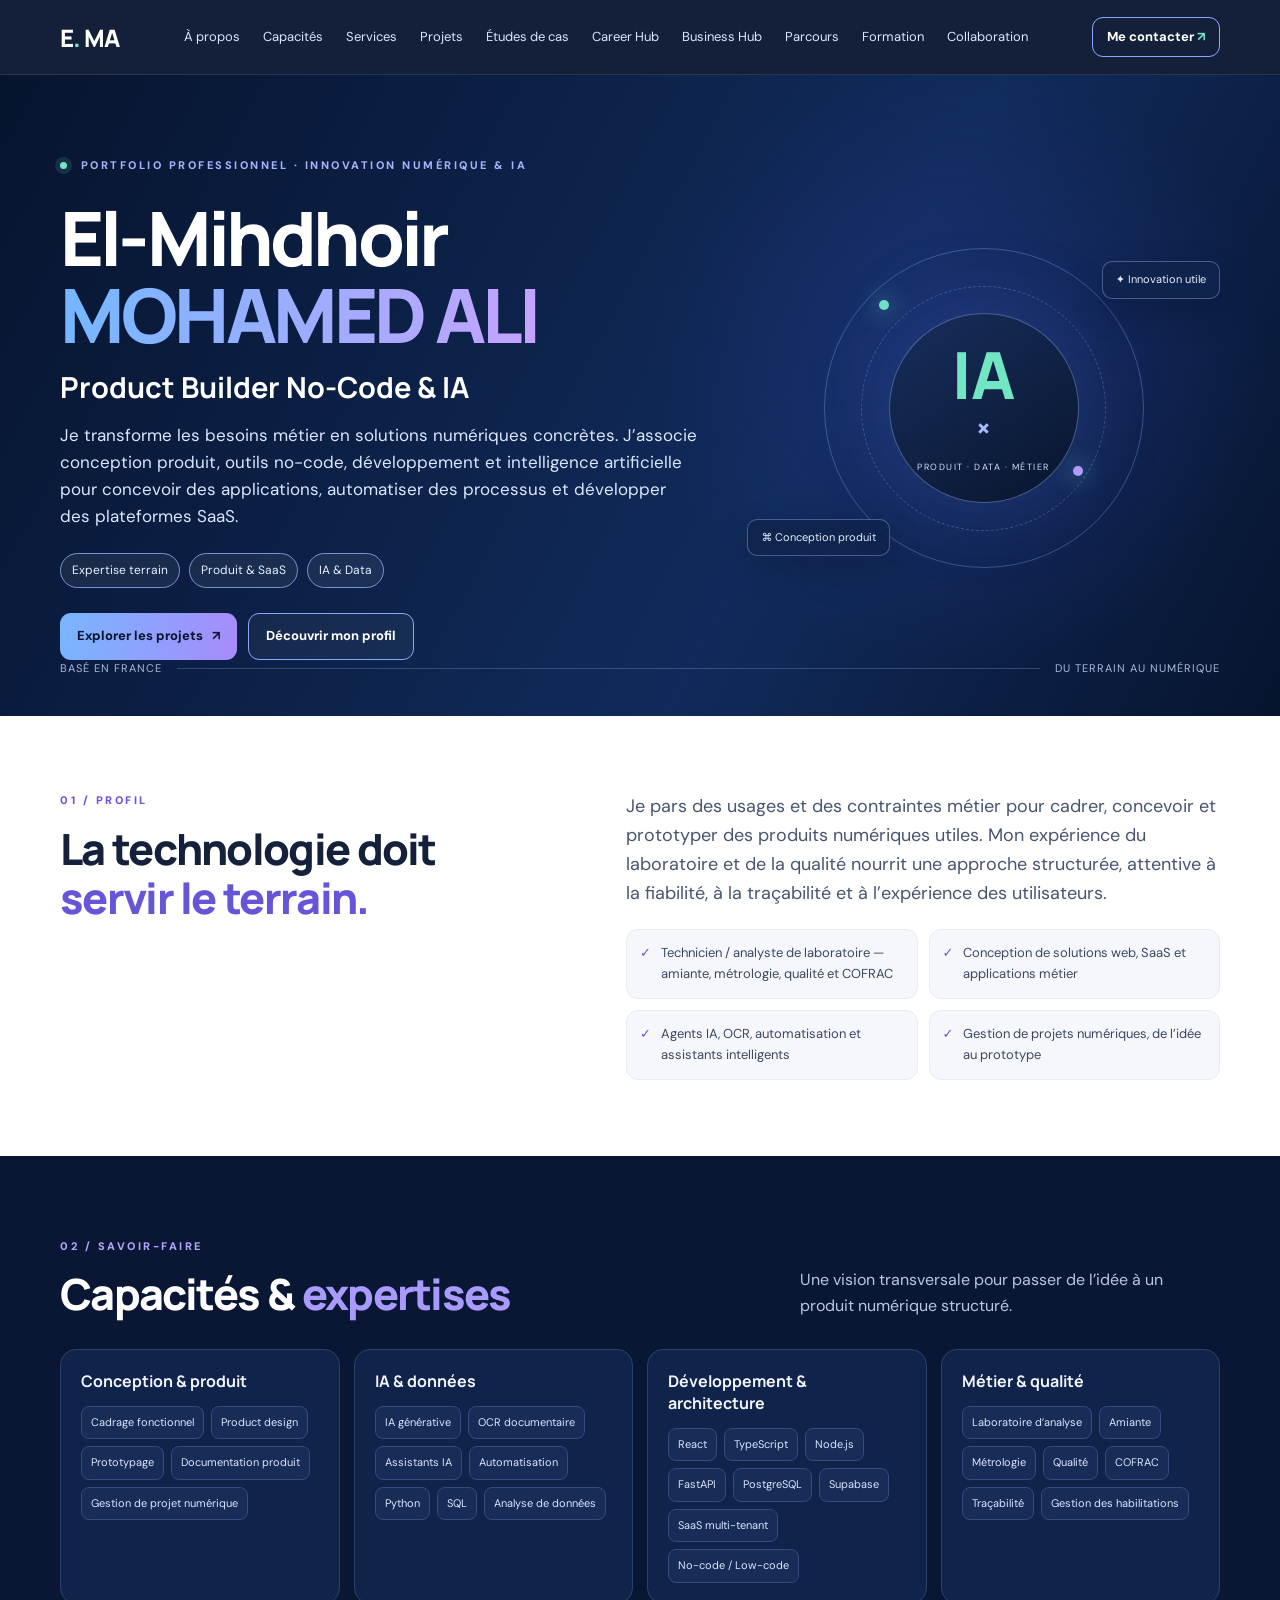
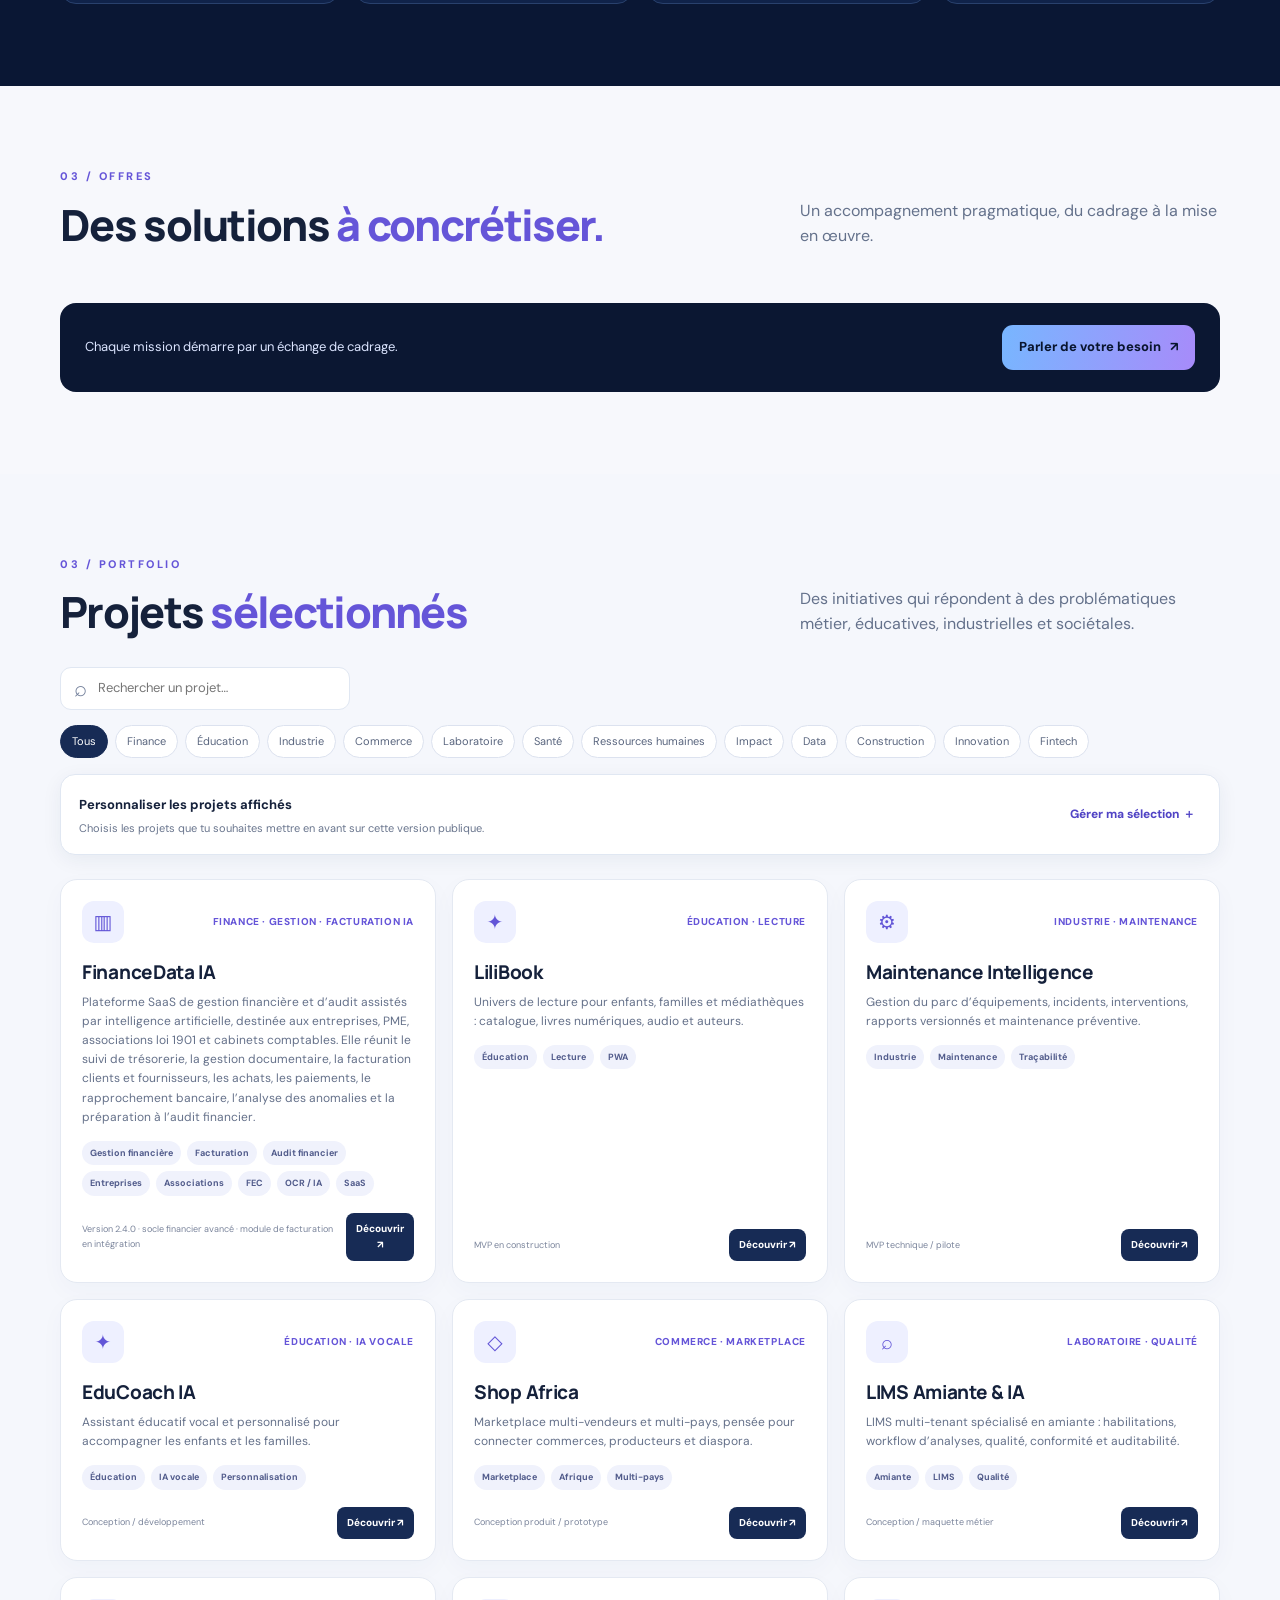
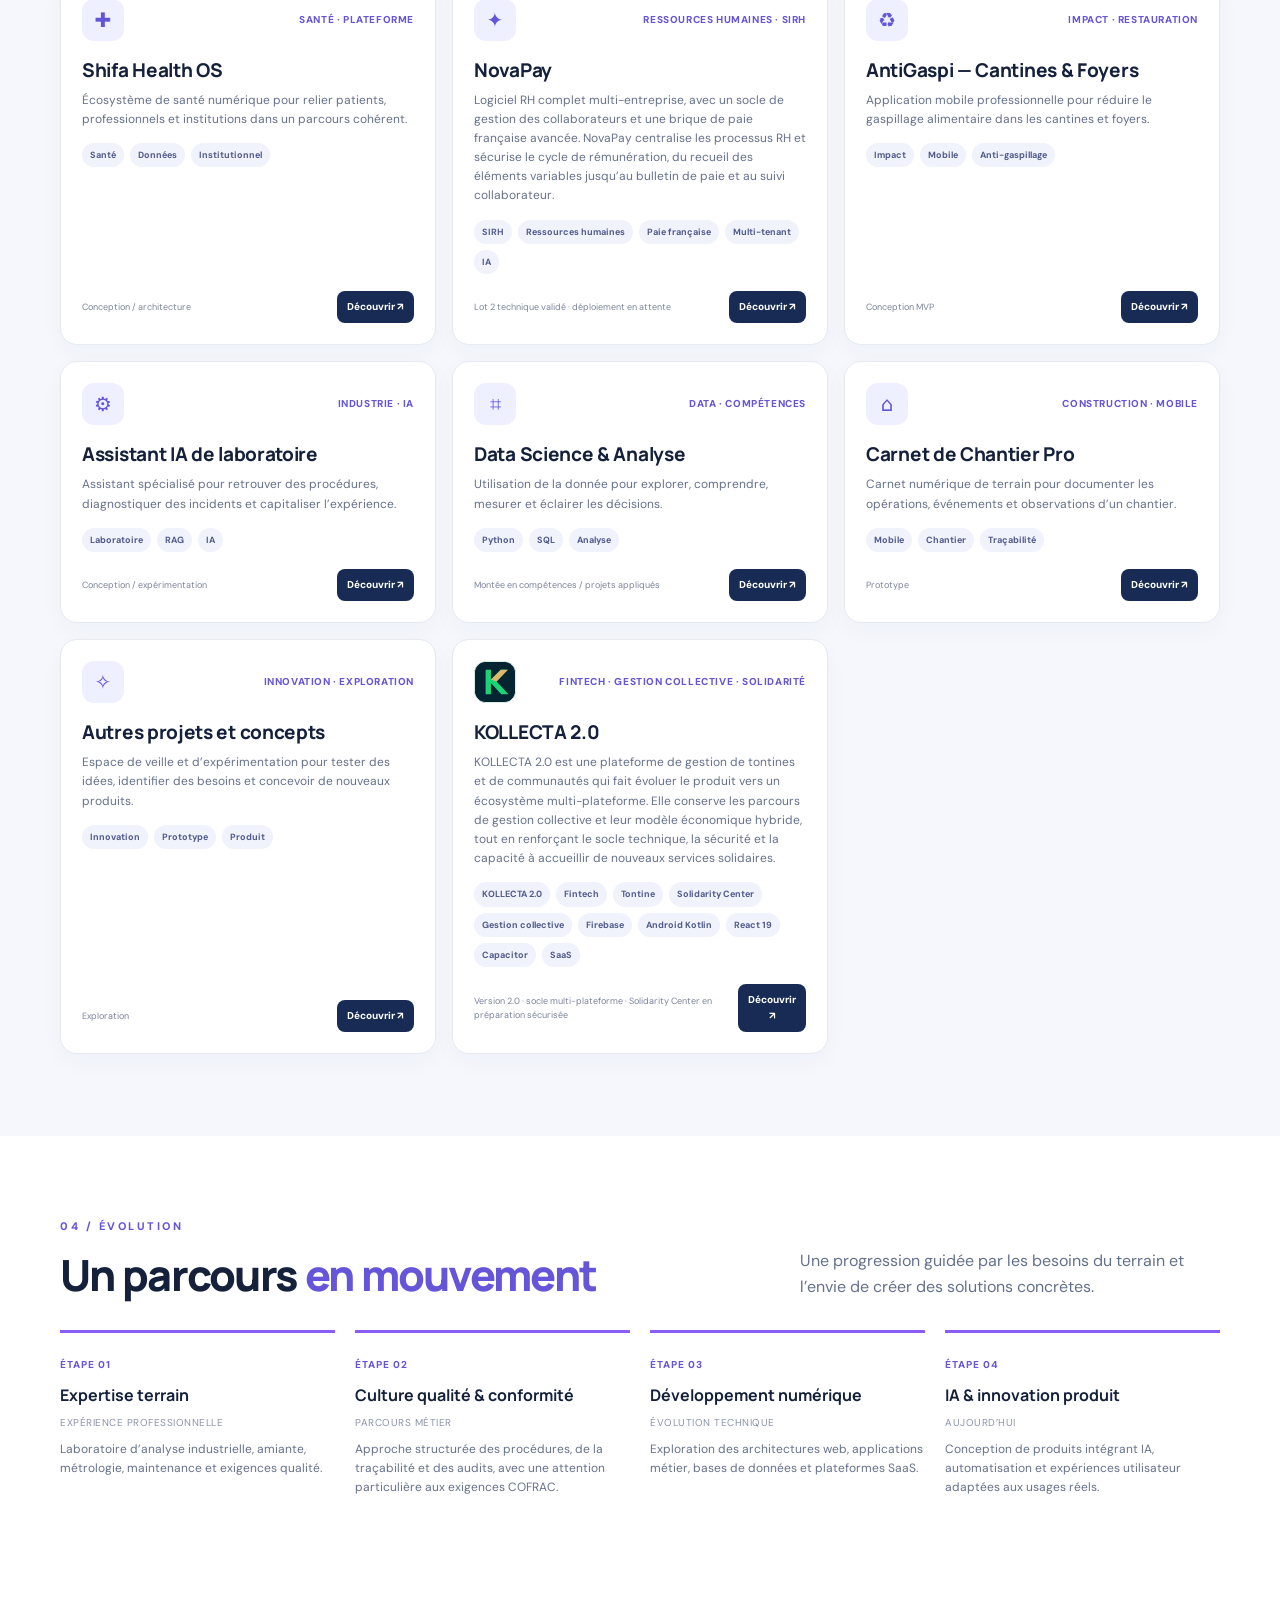
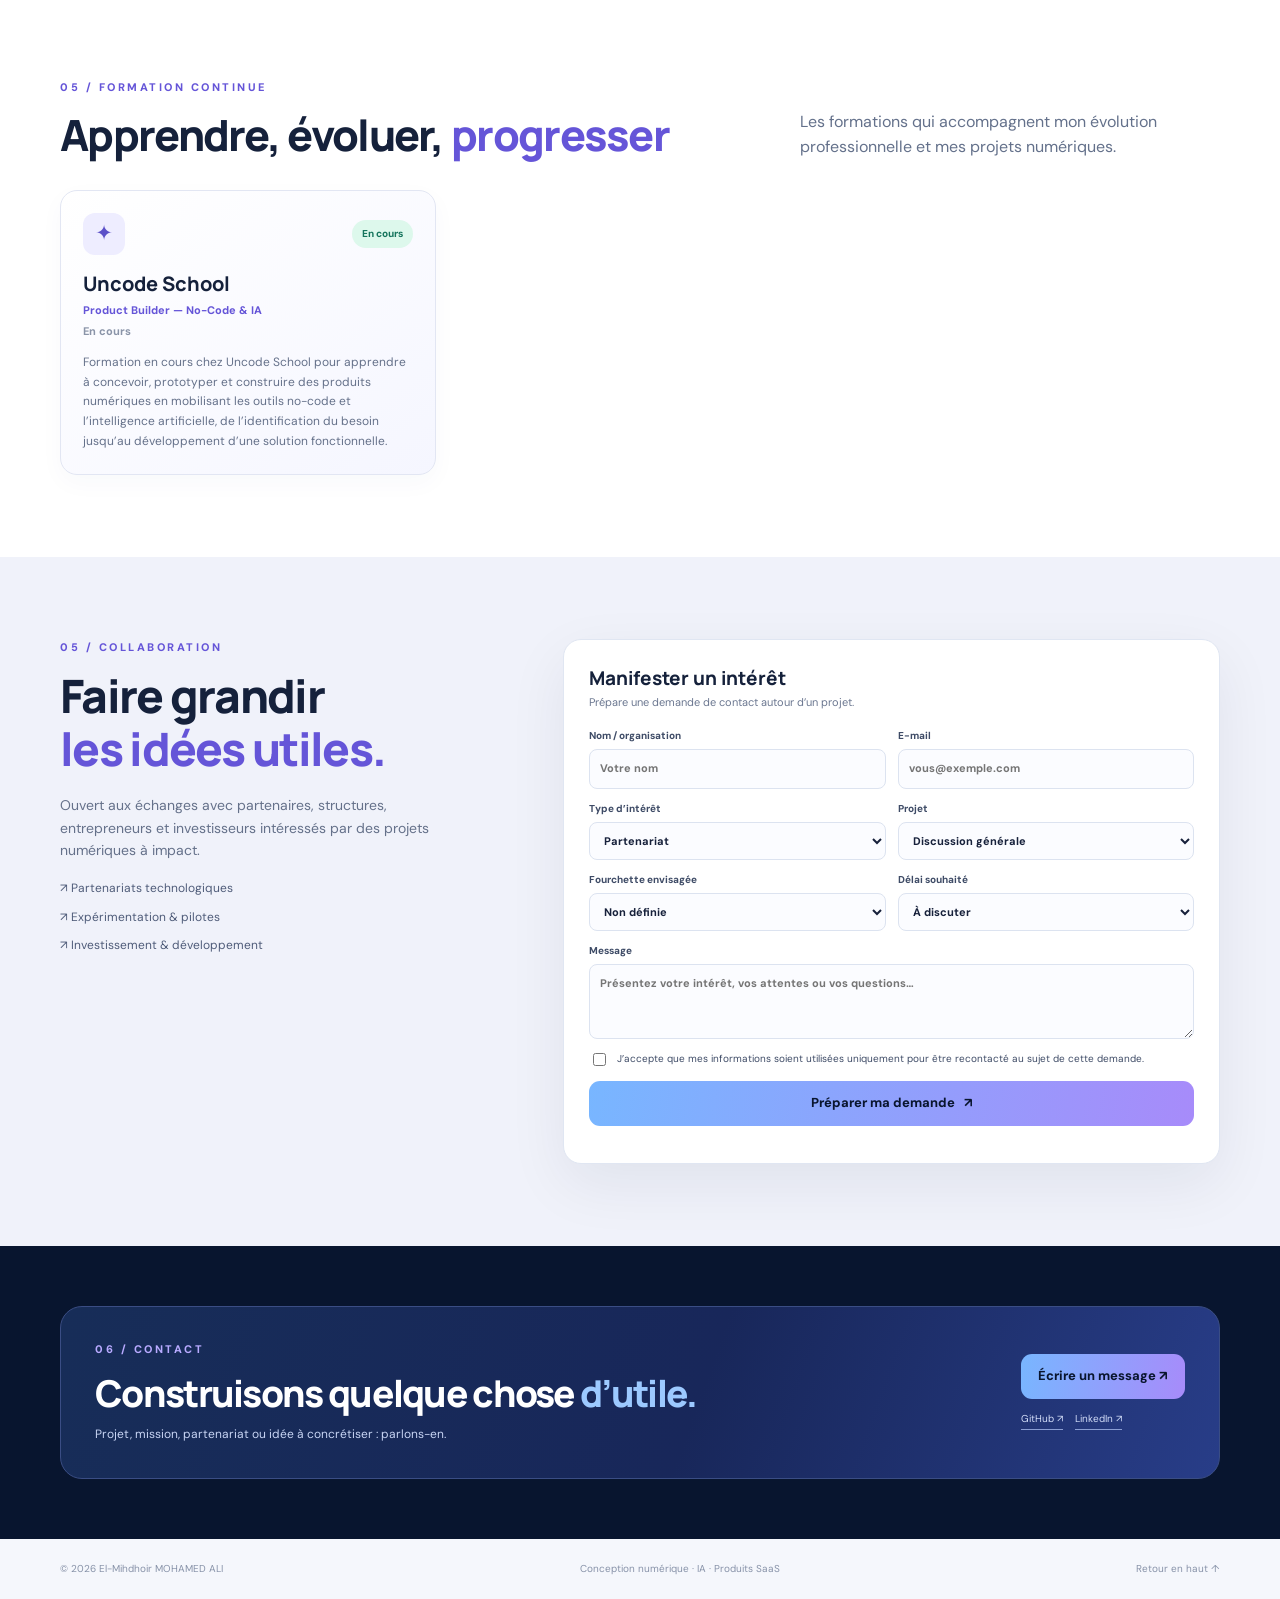
<file: index.html>
<!doctype html>
<html lang="fr">
<head>
  <meta charset="utf-8"><meta name="viewport" content="width=device-width,initial-scale=1">
  <meta name="theme-color" content="#09142b">
  <meta name="description" content="El-Mihdhoir MOHAMED ALI — Concepteur de solutions numériques, produits SaaS et IA.">
  <title>El-Mihdhoir MOHAMED ALI — Portfolio</title>
  <link rel="preconnect" href="https://fonts.googleapis.com"><link rel="preconnect" href="https://fonts.gstatic.com" crossorigin>
  <link href="https://fonts.googleapis.com/css2?family=DM+Sans:wght@400;500;600;700&family=Manrope:wght@500;600;700;800&display=swap" rel="stylesheet">
  <link rel="stylesheet" href="styles.css">
  <script src="app.js" defer></script>
</head>
<body>
<header class="site-header"><div class="container nav">
  <a class="brand" href="#home" aria-label="Accueil">E<span>.</span> MA</a>
  <nav class="nav-links" aria-label="Navigation principale"><a href="#about">À propos</a><a href="#capabilities">Capacités</a><a href="#services">Services</a><a href="#projects">Projets</a><a href="etudes-de-cas.html">Études de cas</a><a href="career.html">Career Hub</a><a href="business.html">Business Hub</a><a href="#journey">Parcours</a><a href="#training">Formation</a><a href="#investors">Collaboration</a></nav>
  <a class="nav-cta" href="#contact">Me contacter <span>↗</span></a>
  <button class="mobile-menu" id="mobile-menu" aria-expanded="false" aria-label="Ouvrir le menu">☰</button>
</div><nav class="mobile-nav" id="mobile-nav" aria-label="Menu mobile"><a href="#about">À propos</a><a href="#capabilities">Capacités</a><a href="#services">Services</a><a href="#projects">Projets</a><a href="etudes-de-cas.html">Études de cas</a><a href="career.html">Career Hub</a><a href="business.html">Business Hub</a><a href="#journey">Parcours</a><a href="#training">Formation</a><a href="#investors">Collaboration</a><a href="#contact">Contact</a></nav></header>
<main>
<section class="hero" id="home"><div class="container hero-grid">
 <div class="hero-copy"><div class="eyebrow"><span class="live-dot"></span> Portfolio professionnel · Innovation numérique & IA</div>
 <h1>El-Mihdhoir<br><span>MOHAMED ALI</span></h1><div class="hero-role" id="hero-headline">Concepteur de solutions numériques & IA</div>
 <p class="hero-intro" id="hero-intro">Du laboratoire à l’innovation digitale : je transforme les défis métier en solutions concrètes, utiles et responsables.</p>
 <div class="hero-pills"><span>Expertise terrain</span><span>Produit & SaaS</span><span>IA & Data</span></div>
 <div class="hero-actions"><a class="button primary" href="#projects">Explorer les projets <b>↗</b></a><a class="button ghost" href="#about">Découvrir mon profil</a></div>
 </div>
 <aside class="hero-visual"><div class="orbit orbit-one"></div><div class="orbit orbit-two"></div><div class="visual-core"><span>IA</span><strong>×</strong><small>PRODUIT · DATA · MÉTIER</small></div><div class="float-chip chip-top">✦ Innovation utile</div><div class="float-chip chip-bottom">⌘ Conception produit</div></aside>
</div><div class="container hero-bottom"><span>Basé en France</span><span class="hero-line"></span><span>Du terrain au numérique</span></div></section>
<section class="intro-strip" id="about"><div class="container intro-grid"><div><div class="section-kicker">01 / Profil</div><h2>La technologie doit<br><span>servir le terrain.</span></h2></div><div><p id="profile-approach" class="section-lead">Une approche hybride qui relie expertise métier, conception produit et technologies émergentes pour créer des outils réellement utiles.</p><div id="profile-highlights" class="highlight-list"></div></div></div></section>
<section class="section dark-section" id="capabilities"><div class="container"><div class="section-heading"><div><div class="section-kicker">02 / Savoir-faire</div><h2>Capacités & <span>expertises</span></h2></div><p>Une vision transversale pour passer de l’idée à un produit numérique structuré.</p></div><div id="skills-grid" class="skills-grid"></div></div></section>
<section class="section services-section" id="services"><div class="container">
<div class="section-heading"><div><div class="section-kicker">03 / Offres</div><h2>Des solutions <span>à concrétiser.</span></h2></div><p>Un accompagnement pragmatique, du cadrage à la mise en œuvre.</p></div>
<div id="services-grid" class="services-grid"><div class="loading">Chargement des services…</div></div>
<div class="services-note"><span>Chaque mission démarre par un échange de cadrage.</span><a class="button primary" href="#contact">Parler de votre besoin <b>↗</b></a></div>
</div></section>
<section class="section projects-section" id="projects"><div class="container">
 <div class="section-heading"><div><div class="section-kicker">03 / Portfolio</div><h2>Projets <span>sélectionnés</span></h2></div><p>Des initiatives qui répondent à des problématiques métier, éducatives, industrielles et sociétales.</p></div>
 <div class="project-toolbar"><label class="search-box"><span>⌕</span><input id="project-search" type="search" placeholder="Rechercher un projet…" aria-label="Rechercher un projet"></label><div id="category-filters" class="filter-list" aria-label="Filtrer par catégorie"></div></div>
 <div class="customize-panel"><div><strong>Personnaliser les projets affichés</strong><p>Choisis les projets que tu souhaites mettre en avant sur cette version publique.</p></div><button class="text-button" id="toggle-customizer" aria-expanded="false">Gérer ma sélection <span>＋</span></button><div class="customizer-content" id="customizer-content" hidden><div class="customizer-actions"><button id="select-all" type="button">Tout afficher</button><button id="reset-selection" type="button">Réinitialiser</button></div><div id="project-picker" class="project-picker"></div><p class="small-note" id="selection-count" aria-live="polite"></p></div></div>
 <div id="project-grid" class="project-grid" aria-live="polite"><div class="loading">Chargement des projets…</div></div><p id="no-projects" class="empty-state" hidden>Aucun projet ne correspond à ta recherche.</p>
</div></section>
<section class="section journey-section" id="journey"><div class="container"><div class="section-heading"><div><div class="section-kicker">04 / Évolution</div><h2>Un parcours <span>en mouvement</span></h2></div><p>Une progression guidée par les besoins du terrain et l’envie de créer des solutions concrètes.</p></div><div id="journey-list" class="journey-list"></div></div></section>
<section class="section training-section" id="training"><div class="container"><div class="section-heading"><div><div class="section-kicker">05 / Formation continue</div><h2>Apprendre, évoluer, <span>progresser</span></h2></div><p>Les formations qui accompagnent mon évolution professionnelle et mes projets numériques.</p></div><div id="training-list" class="training-list"></div></div></section>
<section class="section investor-section" id="investors"><div class="container investor-grid"><div><div class="section-kicker">05 / Collaboration</div><h2>Faire grandir<br><span>les idées utiles.</span></h2><p>Ouvert aux échanges avec partenaires, structures, entrepreneurs et investisseurs intéressés par des projets numériques à impact.</p><div class="investor-points"><span>↗ Partenariats technologiques</span><span>↗ Expérimentation & pilotes</span><span>↗ Investissement & développement</span></div></div><form id="investor-form" class="investor-form"><h3>Manifester un intérêt</h3><p>Prépare une demande de contact autour d’un projet.</p><div class="form-grid">
<label>Nom / organisation<input name="name" required autocomplete="name" placeholder="Votre nom"></label>
<label>E-mail<input name="email" type="email" required autocomplete="email" placeholder="vous@exemple.com"></label>
<label>Type d’intérêt<select name="interest"><option>Partenariat</option><option>Investissement</option><option>Collaboration</option><option>Accompagnement</option></select></label>
<label>Projet<select name="project" id="investor-project"><option value="Discussion générale">Discussion générale</option></select></label>
<label>Fourchette envisagée<select name="amount"><option>Non définie</option><option>Moins de 10 000 €</option><option>10 000 – 50 000 €</option><option>50 000 – 100 000 €</option><option>100 000 – 500 000 €</option><option>Plus de 500 000 €</option><option>À discuter</option></select></label>
<label>Délai souhaité<select name="timing"><option>À discuter</option><option>Immédiatement</option><option>Dans les 3 mois</option><option>Dans les 6 à 12 mois</option><option>Veille / exploration</option></select></label>
<label class="full">Message<textarea name="message" rows="3" minlength="10" placeholder="Présentez votre intérêt, vos attentes ou vos questions…"></textarea></label>
<label class="honeypot" aria-hidden="true">Ne pas remplir<input name="website" tabindex="-1" autocomplete="off"></label>
<label class="consent full"><input name="consent" type="checkbox" required>J’accepte que mes informations soient utilisées uniquement pour être recontacté au sujet de cette demande.</label>
<button class="button primary full" type="submit">Préparer ma demande <b>↗</b></button><p id="investor-result" class="form-message full" aria-live="polite"></p>
</div></form></div></section>
<section class="contact-section" id="contact"><div class="container contact-card"><div><div class="section-kicker">06 / Contact</div><h2>Construisons quelque chose <span>d’utile.</span></h2><p>Projet, mission, partenariat ou idée à concrétiser : parlons-en.</p></div><div class="contact-actions"><a class="button primary" id="email-link" href="mailto:contact@elmi-portfolio.fr">Écrire un message ↗</a><div id="social-links" class="social-links"></div></div></div></section>
</main>
<footer><div class="container footer-content"><span>© <span id="year"></span> El-Mihdhoir MOHAMED ALI</span><span>Conception numérique · IA · Produits SaaS</span><a href="#home">Retour en haut ↑</a></div></footer>
<div class="modal-backdrop" id="project-modal" hidden><section class="project-modal" role="dialog" aria-modal="true" aria-labelledby="modal-title"><div class="modal-top"><span class="status-badge" id="modal-status">Projet</span><button id="modal-close" class="modal-close" aria-label="Fermer la fiche">×</button></div><div class="modal-category" id="modal-category"></div><h2 id="modal-title"></h2><p id="modal-lead" class="modal-lead"></p><div id="modal-tags" class="modal-tags"></div><div id="modal-details" class="modal-details"></div></section></div>
</body></html>
</file>
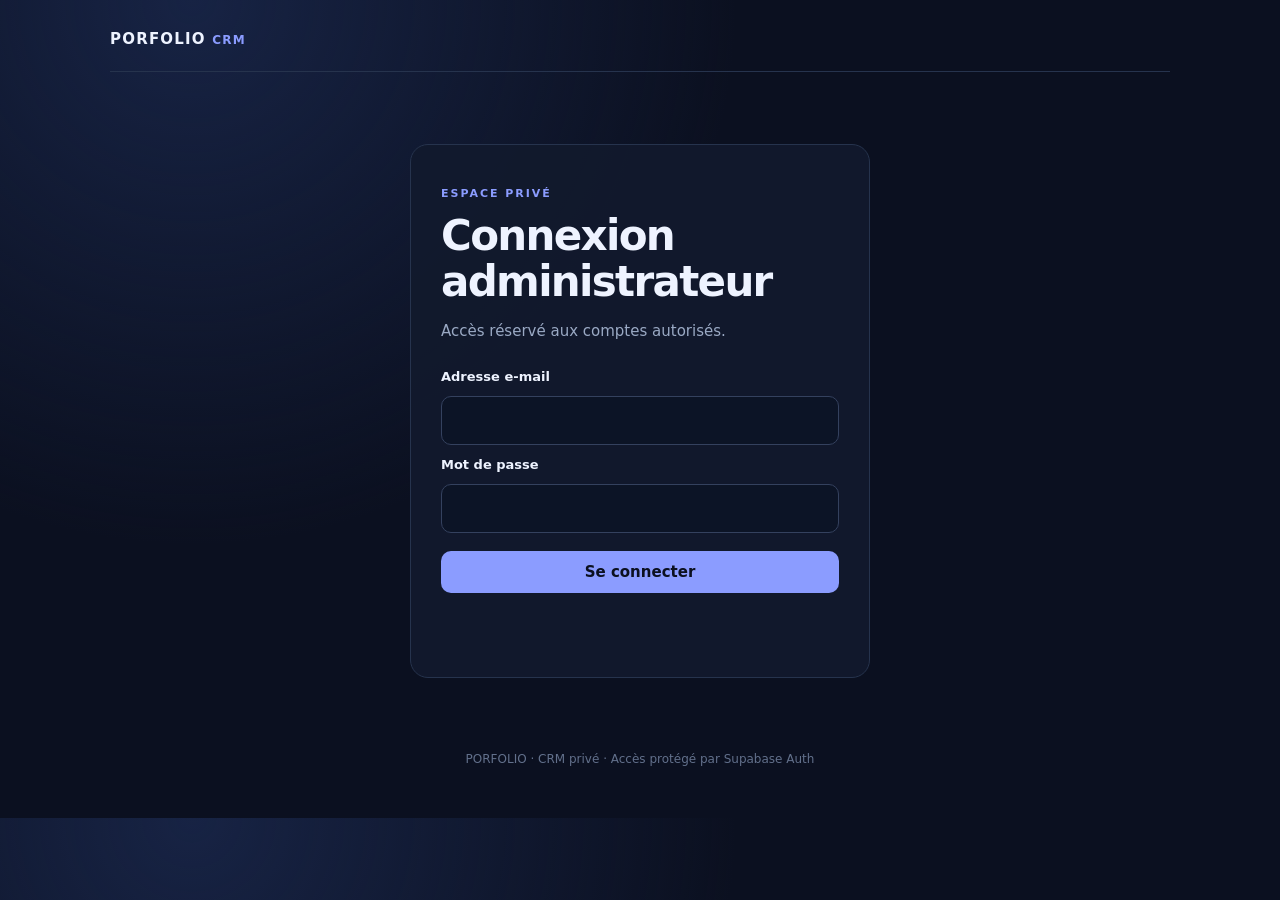
<file: admin.html>
<!doctype html>
<html lang="fr">
<head>
  <meta charset="utf-8">
  <meta name="viewport" content="width=device-width,initial-scale=1">
  <meta name="robots" content="noindex,nofollow">
  <title>CRM · PORFOLIO</title>
  <link rel="stylesheet" href="admin.css">
</head>
<body>
  <main class="admin-shell">
    <header class="admin-header">
      <a class="brand" href="./">PORFOLIO <span>CRM</span></a>
      <div id="session-actions" hidden><span id="admin-email"></span><button id="logout" class="button button-quiet">Déconnexion</button></div>
    </header>
    <section id="login-panel" class="panel login-panel">
      <p class="eyebrow">ESPACE PRIVÉ</p><h1>Connexion administrateur</h1>
      <p class="muted">Accès réservé aux comptes autorisés.</p>
      <form id="login-form">
        <label for="email">Adresse e-mail</label><input id="email" type="email" autocomplete="username" required>
        <label for="password">Mot de passe</label><input id="password" type="password" autocomplete="current-password" required>
        <button class="button button-primary" type="submit">Se connecter</button>
      </form>
      <p id="login-message" class="feedback" role="status"></p>
    </section>
    <section id="crm-panel" hidden>
      <div class="welcome"><div><p class="eyebrow">TABLEAU DE BORD</p><h1 id="crm-title">Demandes entrantes</h1><p class="muted">Suivi des contacts et opportunités commerciales.</p></div><div class="admin-actions"><button id="export-csv" class="button button-quiet">⇩ Export CSV</button><button id="refresh" class="button button-quiet">↻ Actualiser</button></div></div>
      <div class="stats"><article class="stat"><span>Total</span><strong id="total-count">—</strong></article><article class="stat"><span>À traiter</span><strong id="new-count">—</strong></article><article class="stat"><span>Affichées</span><strong id="shown-count">—</strong></article></div><div id="finance-kpis" class="stats crm-kpis" hidden><article class="stat"><span>Facturé</span><strong id="fin-invoiced">—</strong></article><article class="stat"><span>Encaissé</span><strong id="fin-collected">—</strong></article><article class="stat"><span>À encaisser</span><strong id="fin-outstanding">—</strong></article><article class="stat"><span>Impayés échus</span><strong id="fin-overdue">—</strong></article><article class="stat"><span>Devis cumulés</span><strong id="fin-quotes">—</strong></article></div><div class="stats crm-kpis"><article class="stat"><span>Nouveaux prospects</span><strong id="kpi-new">—</strong></article><article class="stat"><span>Contactés</span><strong id="kpi-contacted">—</strong></article><article class="stat"><span>Qualifiés</span><strong id="kpi-qualified">—</strong></article><article class="stat"><span>Propositions</span><strong id="kpi-proposal">—</strong></article><article class="stat"><span>Gagnés</span><strong id="kpi-won">—</strong></article><article class="stat"><span>Perdus</span><strong id="kpi-lost">—</strong></article><article class="stat"><span>Conversion</span><strong id="kpi-conversion">—</strong></article><article class="stat"><span>Relances en retard</span><strong id="kpi-late">—</strong></article><article class="stat"><span>Valeur estimée (€)</span><strong id="kpi-estimate">—</strong></article><article class="stat"><span>Propositions (€)</span><strong id="kpi-proposals-eur">—</strong></article><article class="stat"><span>CA signé (€)</span><strong id="kpi-revenue">—</strong></article></div><section class="pipeline panel"><div class="pipeline-heading"><strong>Répartition du pipeline</strong><span class="muted">Vue globale des opportunités</span></div><div id="pipeline-bars" class="pipeline-bars" aria-label="Répartition commerciale"></div></section>
      <div class="toolbar"><button id="clients-view" class="button button-quiet" type="button">👥 Clients gagnés</button><label class="sr-only" for="status-filter">Filtrer par statut</label><select id="status-filter"><option value="">Tous les statuts</option><option value="new">Nouveau</option><option value="in_progress">En cours</option><option value="qualified">Qualifié</option><option value="closed">Clôturé</option><option value="spam">Spam</option></select><input id="search" type="search" placeholder="Rechercher nom, e-mail, message…"><span id="load-message" role="status"></span></div>
      <div id="leads-list" class="leads-list"></div>
      <div class="pagination"><button id="previous" class="button button-quiet">← Précédent</button><span id="page-label">Page 1</span><button id="next" class="button button-quiet">Suivant →</button></div>
    </section>
    <footer>PORFOLIO · CRM privé · Accès protégé par Supabase Auth</footer>
  </main>
  <script src="admin-config.js"></script>
  <script type="module" src="admin.js"></script>
</body></html>
</file>
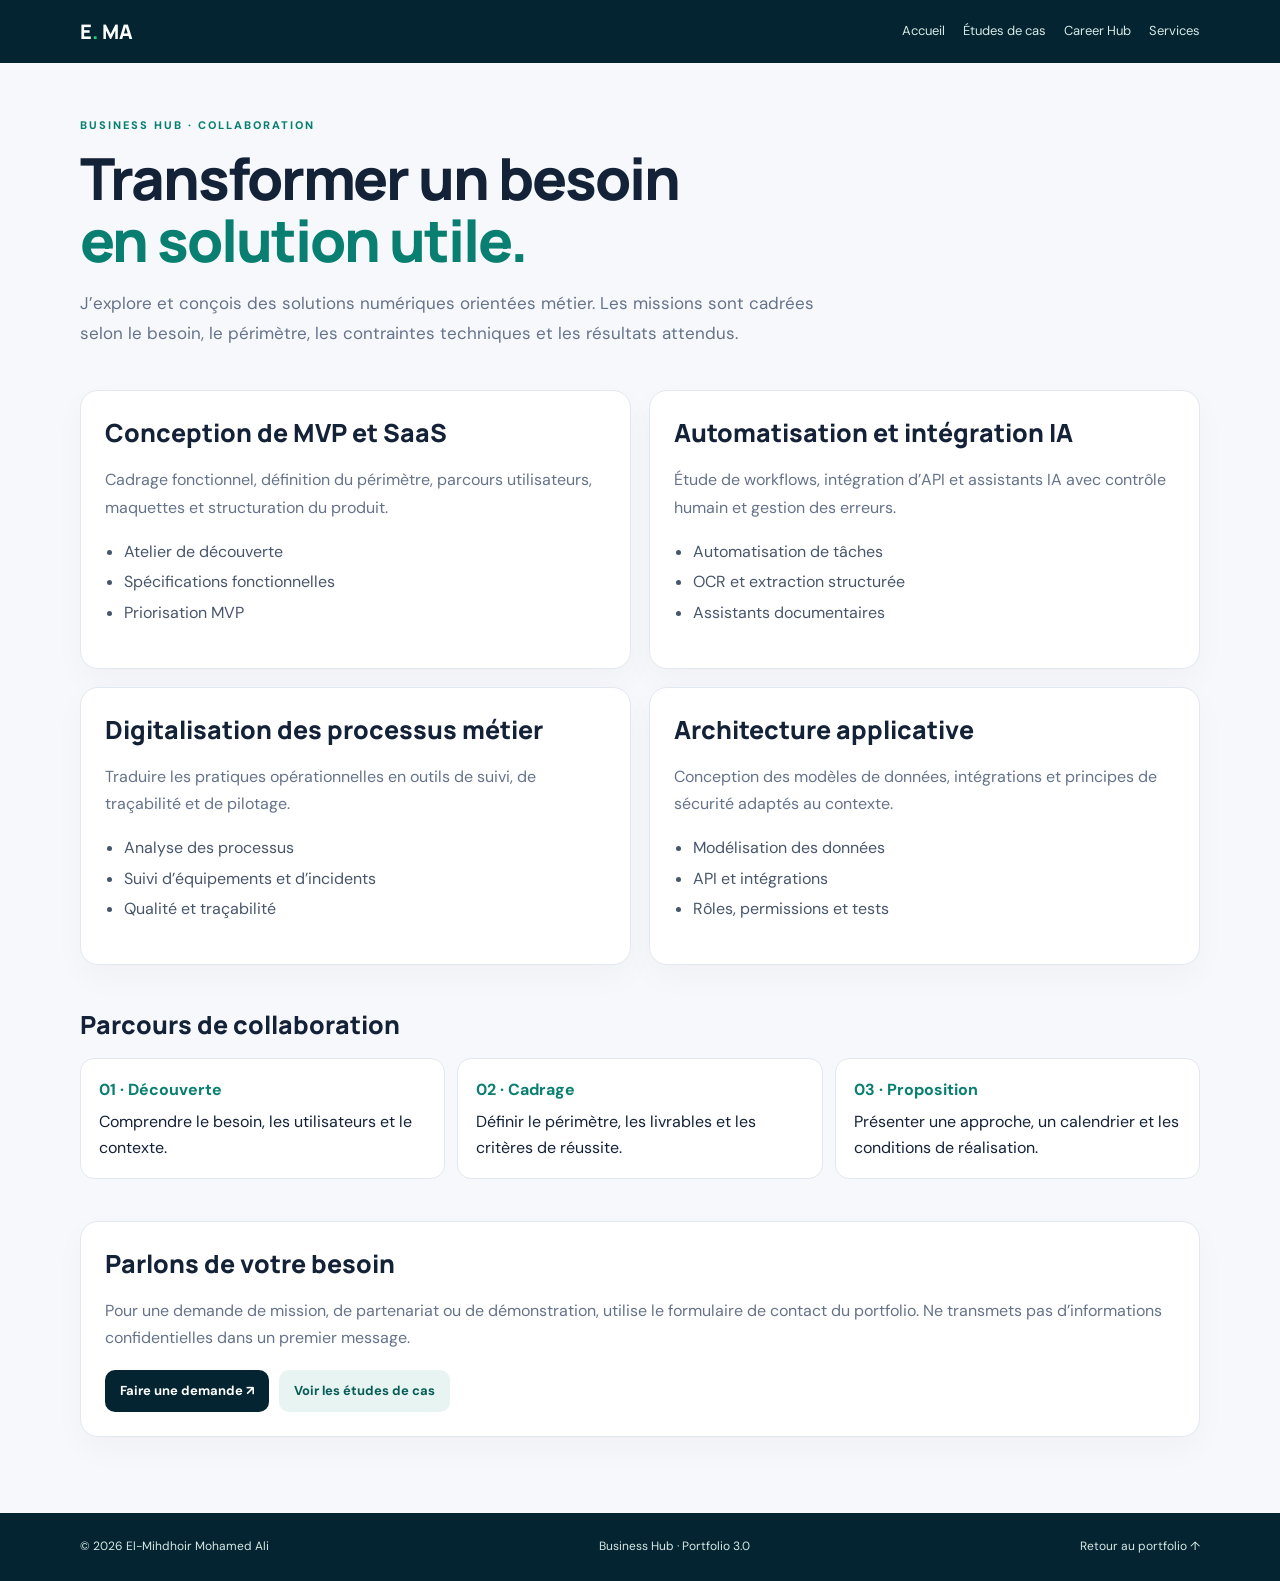
<file: business.html>
<!doctype html>
<html lang="fr"><head><meta charset="utf-8"><meta name="viewport" content="width=device-width,initial-scale=1"><meta name="description" content="Services de conception de produits numériques, automatisation et IA."><meta name="theme-color" content="#042431"><title>Services — El-Mihdhoir Mohamed Ali</title><link rel="preconnect" href="https://fonts.googleapis.com"><link href="https://fonts.googleapis.com/css2?family=DM+Sans:wght@400;500;600;700&family=Manrope:wght@600;700;800&display=swap" rel="stylesheet"><link rel="stylesheet" href="styles.css"><link rel="stylesheet" href="portfolio3.css"></head>
<body class="p3-page"><header class="p3-header"><div class="p3-header-inner"><a class="p3-brand" href="index.html">E<span>.</span> MA</a><nav class="p3-nav"><a href="index.html">Accueil</a><a href="etudes-de-cas.html">Études de cas</a><a href="career.html">Career Hub</a><a href="business.html">Services</a></nav></div></header>
<main class="p3-main"><div class="p3-eyebrow">Business Hub · Collaboration</div><h1 class="p3-title">Transformer un besoin<br><span>en solution utile.</span></h1><p class="p3-lead">J’explore et conçois des solutions numériques orientées métier. Les missions sont cadrées selon le besoin, le périmètre, les contraintes techniques et les résultats attendus.</p>
<section class="p3-section p3-grid"><article class="p3-card"><h2>Conception de MVP et SaaS</h2><p>Cadrage fonctionnel, définition du périmètre, parcours utilisateurs, maquettes et structuration du produit.</p><ul class="p3-list"><li>Atelier de découverte</li><li>Spécifications fonctionnelles</li><li>Priorisation MVP</li></ul></article><article class="p3-card"><h2>Automatisation et intégration IA</h2><p>Étude de workflows, intégration d’API et assistants IA avec contrôle humain et gestion des erreurs.</p><ul class="p3-list"><li>Automatisation de tâches</li><li>OCR et extraction structurée</li><li>Assistants documentaires</li></ul></article><article class="p3-card"><h2>Digitalisation des processus métier</h2><p>Traduire les pratiques opérationnelles en outils de suivi, de traçabilité et de pilotage.</p><ul class="p3-list"><li>Analyse des processus</li><li>Suivi d’équipements et d’incidents</li><li>Qualité et traçabilité</li></ul></article><article class="p3-card"><h2>Architecture applicative</h2><p>Conception des modèles de données, intégrations et principes de sécurité adaptés au contexte.</p><ul class="p3-list"><li>Modélisation des données</li><li>API et intégrations</li><li>Rôles, permissions et tests</li></ul></article></section>
<section class="p3-section"><h2>Parcours de collaboration</h2><div class="p3-steps"><div class="p3-step"><strong>01 · Découverte</strong>Comprendre le besoin, les utilisateurs et le contexte.</div><div class="p3-step"><strong>02 · Cadrage</strong>Définir le périmètre, les livrables et les critères de réussite.</div><div class="p3-step"><strong>03 · Proposition</strong>Présenter une approche, un calendrier et les conditions de réalisation.</div></div></section>
<section class="p3-section"><div class="p3-card"><h2>Parlons de votre besoin</h2><p>Pour une demande de mission, de partenariat ou de démonstration, utilise le formulaire de contact du portfolio. Ne transmets pas d’informations confidentielles dans un premier message.</p><div class="p3-actions"><a class="p3-button" href="index.html#contact">Faire une demande ↗</a><a class="p3-button secondary" href="etudes-de-cas.html">Voir les études de cas</a></div></div></section></main>
<footer class="p3-footer"><div class="p3-footer-inner"><span>© <span id="year"></span> El-Mihdhoir Mohamed Ali</span><span>Business Hub · Portfolio 3.0</span><a href="index.html">Retour au portfolio ↑</a></div></footer><script>document.getElementById("year").textContent=new Date().getFullYear();</script></body></html>
</file>
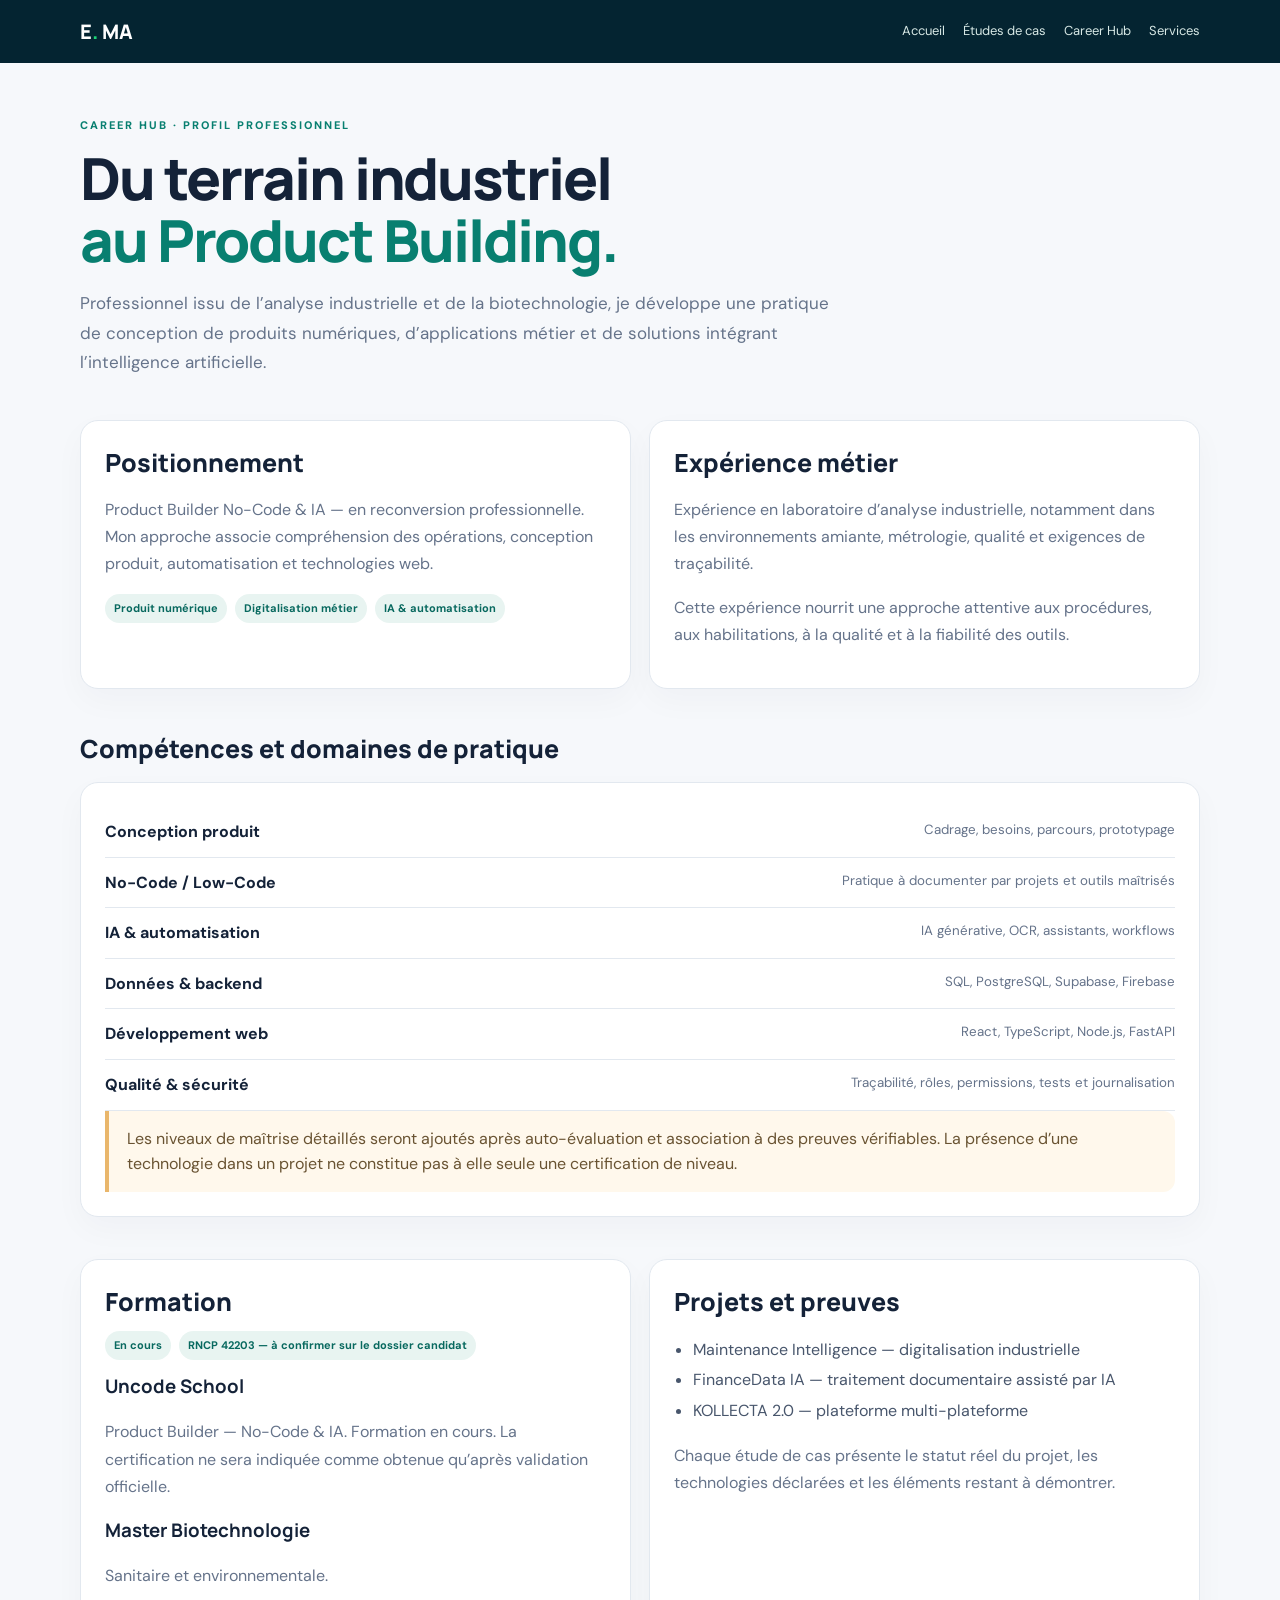
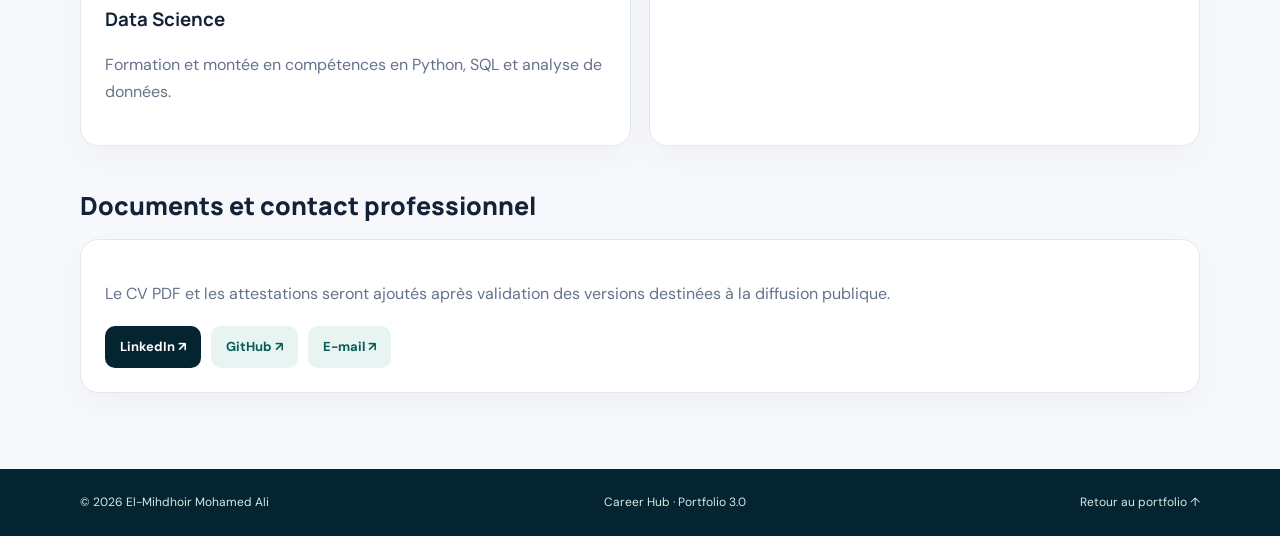
<file: career.html>
<!doctype html>
<html lang="fr"><head><meta charset="utf-8"><meta name="viewport" content="width=device-width,initial-scale=1"><meta name="description" content="Profil professionnel, compétences et parcours d’El-Mihdhoir Mohamed Ali."><meta name="theme-color" content="#042431"><title>Career Hub — El-Mihdhoir Mohamed Ali</title><link rel="preconnect" href="https://fonts.googleapis.com"><link href="https://fonts.googleapis.com/css2?family=DM+Sans:wght@400;500;600;700&family=Manrope:wght@600;700;800&display=swap" rel="stylesheet"><link rel="stylesheet" href="styles.css"><link rel="stylesheet" href="portfolio3.css"></head>
<body class="p3-page"><header class="p3-header"><div class="p3-header-inner"><a class="p3-brand" href="index.html">E<span>.</span> MA</a><nav class="p3-nav"><a href="index.html">Accueil</a><a href="etudes-de-cas.html">Études de cas</a><a href="career.html">Career Hub</a><a href="business.html">Services</a></nav></div></header>
<main class="p3-main"><div class="p3-eyebrow">Career Hub · Profil professionnel</div><h1 class="p3-title">Du terrain industriel<br><span>au Product Building.</span></h1><p class="p3-lead">Professionnel issu de l’analyse industrielle et de la biotechnologie, je développe une pratique de conception de produits numériques, d’applications métier et de solutions intégrant l’intelligence artificielle.</p>
<section class="p3-section p3-grid"><article class="p3-card"><h2>Positionnement</h2><p>Product Builder No-Code & IA — en reconversion professionnelle. Mon approche associe compréhension des opérations, conception produit, automatisation et technologies web.</p><div class="p3-meta"><span class="p3-tag">Produit numérique</span><span class="p3-tag">Digitalisation métier</span><span class="p3-tag">IA & automatisation</span></div></article><article class="p3-card"><h2>Expérience métier</h2><p>Expérience en laboratoire d’analyse industrielle, notamment dans les environnements amiante, métrologie, qualité et exigences de traçabilité.</p><p>Cette expérience nourrit une approche attentive aux procédures, aux habilitations, à la qualité et à la fiabilité des outils.</p></article></section>
<section class="p3-section"><h2>Compétences et domaines de pratique</h2><div class="p3-card"><div class="p3-skill"><strong>Conception produit</strong><small>Cadrage, besoins, parcours, prototypage</small></div><div class="p3-skill"><strong>No-Code / Low-Code</strong><small>Pratique à documenter par projets et outils maîtrisés</small></div><div class="p3-skill"><strong>IA & automatisation</strong><small>IA générative, OCR, assistants, workflows</small></div><div class="p3-skill"><strong>Données & backend</strong><small>SQL, PostgreSQL, Supabase, Firebase</small></div><div class="p3-skill"><strong>Développement web</strong><small>React, TypeScript, Node.js, FastAPI</small></div><div class="p3-skill"><strong>Qualité & sécurité</strong><small>Traçabilité, rôles, permissions, tests et journalisation</small></div><div class="p3-note">Les niveaux de maîtrise détaillés seront ajoutés après auto-évaluation et association à des preuves vérifiables. La présence d’une technologie dans un projet ne constitue pas à elle seule une certification de niveau.</div></div></section>
<section class="p3-section p3-grid"><article class="p3-card"><h2>Formation</h2><div class="p3-meta"><span class="p3-tag">En cours</span><span class="p3-tag">RNCP 42203 — à confirmer sur le dossier candidat</span></div><h3>Uncode School</h3><p>Product Builder — No-Code & IA. Formation en cours. La certification ne sera indiquée comme obtenue qu’après validation officielle.</p><h3>Master Biotechnologie</h3><p>Sanitaire et environnementale.</p><h3>Data Science</h3><p>Formation et montée en compétences en Python, SQL et analyse de données.</p></article><article class="p3-card"><h2>Projets et preuves</h2><ul class="p3-list"><li><a href="etudes-de-cas.html">Maintenance Intelligence — digitalisation industrielle</a></li><li><a href="etudes-de-cas.html">FinanceData IA — traitement documentaire assisté par IA</a></li><li><a href="etudes-de-cas.html">KOLLECTA 2.0 — plateforme multi-plateforme</a></li></ul><p>Chaque étude de cas présente le statut réel du projet, les technologies déclarées et les éléments restant à démontrer.</p></article></section>
<section class="p3-section"><h2>Documents et contact professionnel</h2><div class="p3-card"><p>Le CV PDF et les attestations seront ajoutés après validation des versions destinées à la diffusion publique.</p><div class="p3-actions"><a class="p3-button" href="https://www.linkedin.com/in/mohamedalielmihdhoir" target="_blank" rel="noopener noreferrer">LinkedIn ↗</a><a class="p3-button secondary" href="https://github.com/mohaelmi86-debug" target="_blank" rel="noopener noreferrer">GitHub ↗</a><a class="p3-button secondary" href="mailto:contact@emmaplus.fr">E-mail ↗</a></div></div></section></main>
<footer class="p3-footer"><div class="p3-footer-inner"><span>© <span id="year"></span> El-Mihdhoir Mohamed Ali</span><span>Career Hub · Portfolio 3.0</span><a href="index.html">Retour au portfolio ↑</a></div></footer><script>document.getElementById("year").textContent=new Date().getFullYear();</script></body></html>
</file>
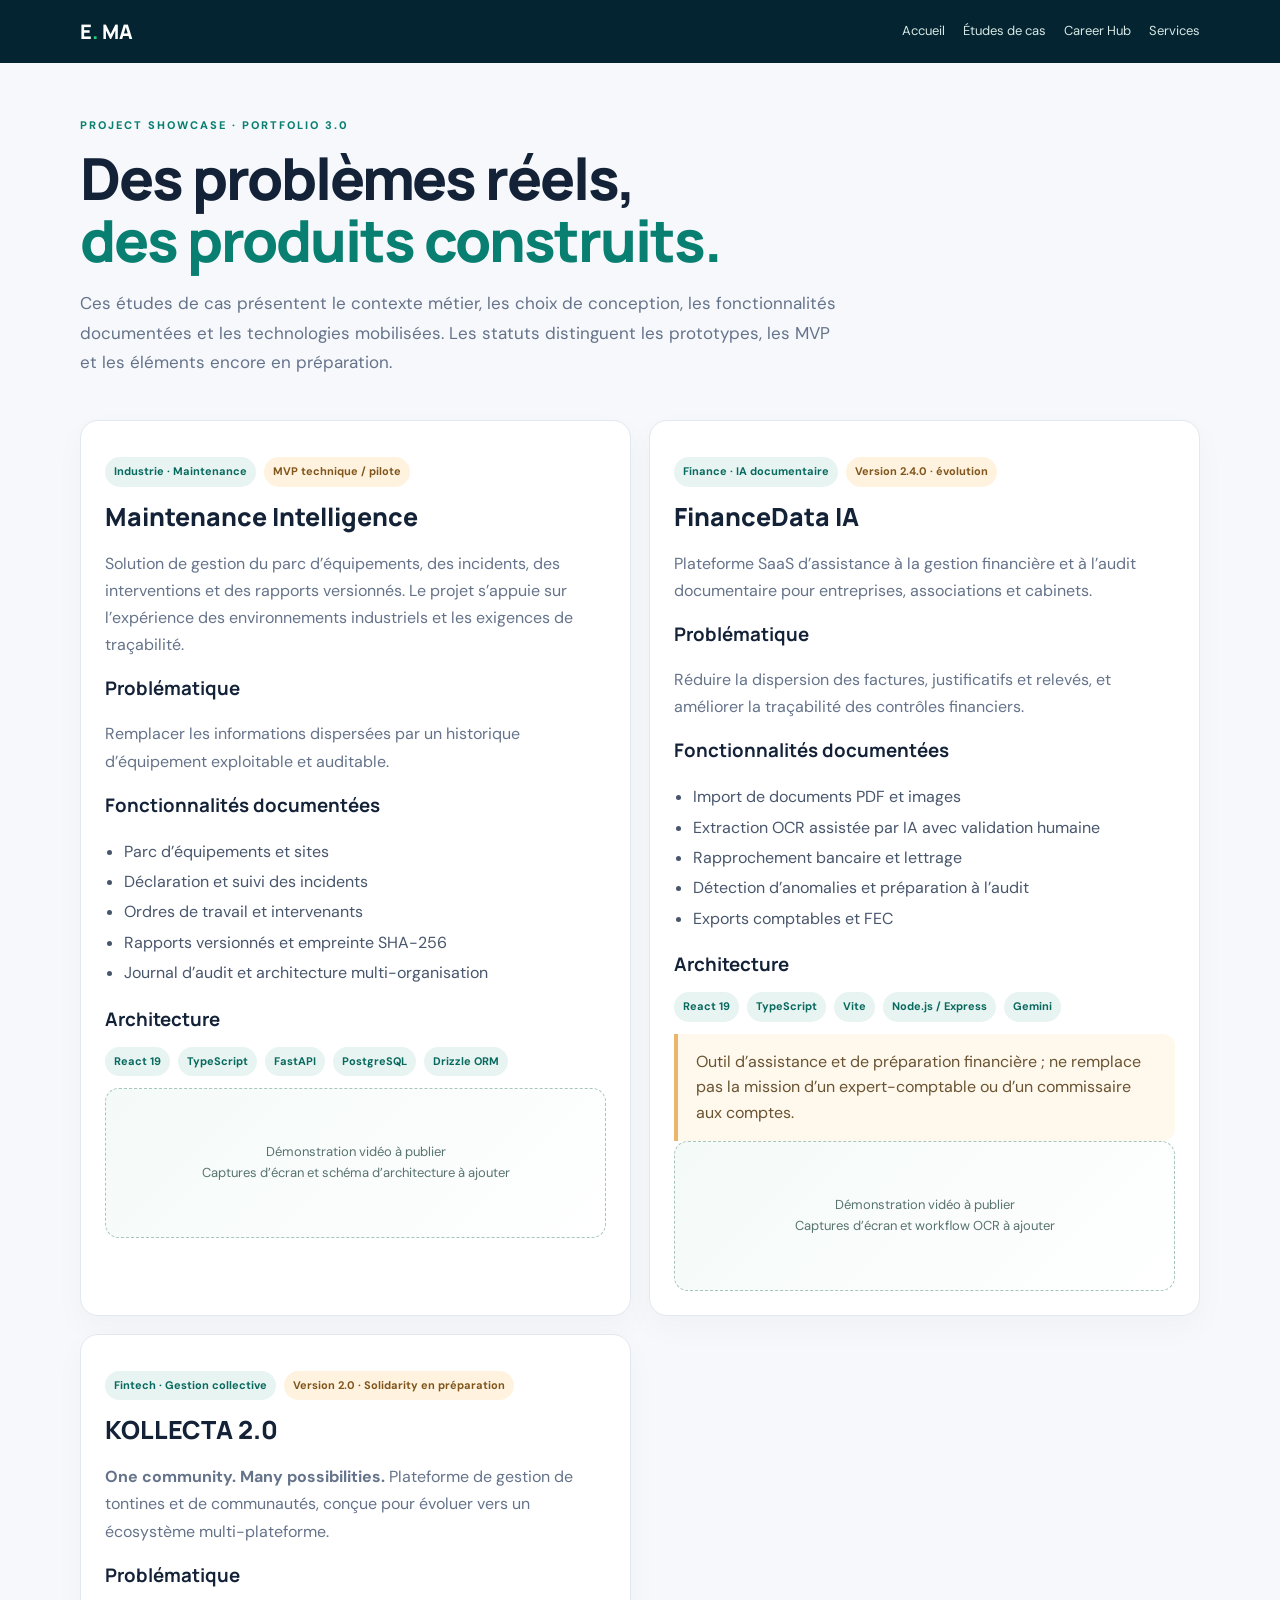
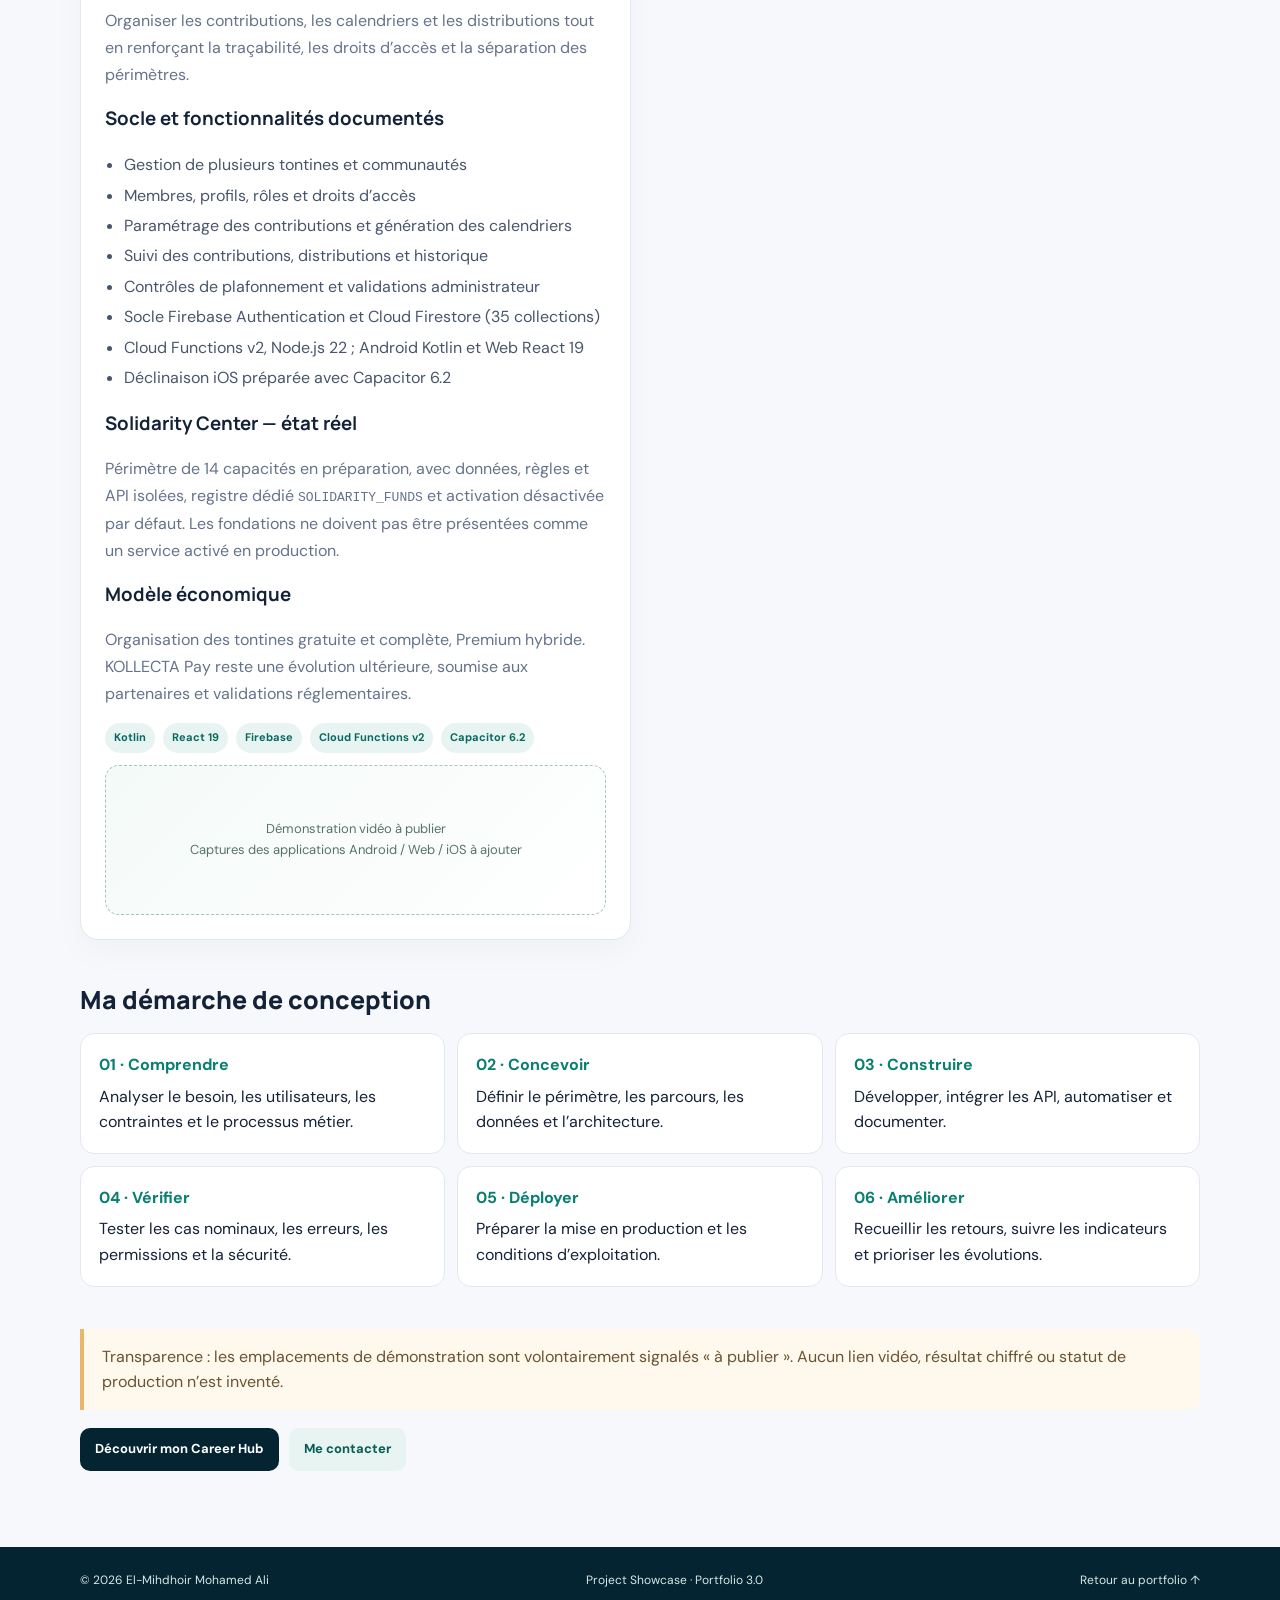
<file: etudes-de-cas.html>
<!doctype html>
<html lang="fr"><head><meta charset="utf-8"><meta name="viewport" content="width=device-width,initial-scale=1"><meta name="description" content="Études de cas et démonstrations des produits numériques conçus par El-Mihdhoir Mohamed Ali."><meta name="theme-color" content="#042431"><title>Études de cas — Portfolio El-Mihdhoir</title><link rel="preconnect" href="https://fonts.googleapis.com"><link href="https://fonts.googleapis.com/css2?family=DM+Sans:wght@400;500;600;700&family=Manrope:wght@600;700;800&display=swap" rel="stylesheet"><link rel="stylesheet" href="styles.css"><link rel="stylesheet" href="portfolio3.css"></head>
<body class="p3-page"><header class="p3-header"><div class="p3-header-inner"><a class="p3-brand" href="index.html">E<span>.</span> MA</a><nav class="p3-nav" aria-label="Navigation"><a href="index.html">Accueil</a><a href="etudes-de-cas.html">Études de cas</a><a href="career.html">Career Hub</a><a href="business.html">Services</a></nav></div></header>
<main class="p3-main"><div class="p3-eyebrow">Project Showcase · Portfolio 3.0</div><h1 class="p3-title">Des problèmes réels,<br><span>des produits construits.</span></h1><p class="p3-lead">Ces études de cas présentent le contexte métier, les choix de conception, les fonctionnalités documentées et les technologies mobilisées. Les statuts distinguent les prototypes, les MVP et les éléments encore en préparation.</p>
<section class="p3-section"><div class="p3-grid">
<article class="p3-card"><div class="p3-meta"><span class="p3-tag">Industrie · Maintenance</span><span class="p3-tag p3-status">MVP technique / pilote</span></div><h2>Maintenance Intelligence</h2><p>Solution de gestion du parc d’équipements, des incidents, des interventions et des rapports versionnés. Le projet s’appuie sur l’expérience des environnements industriels et les exigences de traçabilité.</p><h3>Problématique</h3><p>Remplacer les informations dispersées par un historique d’équipement exploitable et auditable.</p><h3>Fonctionnalités documentées</h3><ul class="p3-list"><li>Parc d’équipements et sites</li><li>Déclaration et suivi des incidents</li><li>Ordres de travail et intervenants</li><li>Rapports versionnés et empreinte SHA-256</li><li>Journal d’audit et architecture multi-organisation</li></ul><h3>Architecture</h3><div class="p3-meta"><span class="p3-tag">React 19</span><span class="p3-tag">TypeScript</span><span class="p3-tag">FastAPI</span><span class="p3-tag">PostgreSQL</span><span class="p3-tag">Drizzle ORM</span></div><div class="p3-media-placeholder">Démonstration vidéo à publier<br>Captures d’écran et schéma d’architecture à ajouter</div></article>
<article class="p3-card"><div class="p3-meta"><span class="p3-tag">Finance · IA documentaire</span><span class="p3-tag p3-status">Version 2.4.0 · évolution</span></div><h2>FinanceData IA</h2><p>Plateforme SaaS d’assistance à la gestion financière et à l’audit documentaire pour entreprises, associations et cabinets.</p><h3>Problématique</h3><p>Réduire la dispersion des factures, justificatifs et relevés, et améliorer la traçabilité des contrôles financiers.</p><h3>Fonctionnalités documentées</h3><ul class="p3-list"><li>Import de documents PDF et images</li><li>Extraction OCR assistée par IA avec validation humaine</li><li>Rapprochement bancaire et lettrage</li><li>Détection d’anomalies et préparation à l’audit</li><li>Exports comptables et FEC</li></ul><h3>Architecture</h3><div class="p3-meta"><span class="p3-tag">React 19</span><span class="p3-tag">TypeScript</span><span class="p3-tag">Vite</span><span class="p3-tag">Node.js / Express</span><span class="p3-tag">Gemini</span></div><div class="p3-note">Outil d’assistance et de préparation financière ; ne remplace pas la mission d’un expert-comptable ou d’un commissaire aux comptes.</div><div class="p3-media-placeholder">Démonstration vidéo à publier<br>Captures d’écran et workflow OCR à ajouter</div></article>
<article class="p3-card"><div class="p3-meta"><span class="p3-tag">Fintech · Gestion collective</span><span class="p3-tag p3-status">Version 2.0 · Solidarity en préparation</span></div><h2>KOLLECTA 2.0</h2><p><strong>One community. Many possibilities.</strong> Plateforme de gestion de tontines et de communautés, conçue pour évoluer vers un écosystème multi-plateforme.</p><h3>Problématique</h3><p>Organiser les contributions, les calendriers et les distributions tout en renforçant la traçabilité, les droits d’accès et la séparation des périmètres.</p><h3>Socle et fonctionnalités documentés</h3><ul class="p3-list"><li>Gestion de plusieurs tontines et communautés</li><li>Membres, profils, rôles et droits d’accès</li><li>Paramétrage des contributions et génération des calendriers</li><li>Suivi des contributions, distributions et historique</li><li>Contrôles de plafonnement et validations administrateur</li><li>Socle Firebase Authentication et Cloud Firestore (35 collections)</li><li>Cloud Functions v2, Node.js 22 ; Android Kotlin et Web React 19</li><li>Déclinaison iOS préparée avec Capacitor 6.2</li></ul><h3>Solidarity Center — état réel</h3><p>Périmètre de 14 capacités en préparation, avec données, règles et API isolées, registre dédié <code>SOLIDARITY_FUNDS</code> et activation désactivée par défaut. Les fondations ne doivent pas être présentées comme un service activé en production.</p><h3>Modèle économique</h3><p>Organisation des tontines gratuite et complète, Premium hybride. KOLLECTA Pay reste une évolution ultérieure, soumise aux partenaires et validations réglementaires.</p><div class="p3-meta"><span class="p3-tag">Kotlin</span><span class="p3-tag">React 19</span><span class="p3-tag">Firebase</span><span class="p3-tag">Cloud Functions v2</span><span class="p3-tag">Capacitor 6.2</span></div><div class="p3-media-placeholder">Démonstration vidéo à publier<br>Captures des applications Android / Web / iOS à ajouter</div></article>
</div></section>
<section class="p3-section"><h2>Ma démarche de conception</h2><div class="p3-steps"><div class="p3-step"><strong>01 · Comprendre</strong>Analyser le besoin, les utilisateurs, les contraintes et le processus métier.</div><div class="p3-step"><strong>02 · Concevoir</strong>Définir le périmètre, les parcours, les données et l’architecture.</div><div class="p3-step"><strong>03 · Construire</strong>Développer, intégrer les API, automatiser et documenter.</div><div class="p3-step"><strong>04 · Vérifier</strong>Tester les cas nominaux, les erreurs, les permissions et la sécurité.</div><div class="p3-step"><strong>05 · Déployer</strong>Préparer la mise en production et les conditions d’exploitation.</div><div class="p3-step"><strong>06 · Améliorer</strong>Recueillir les retours, suivre les indicateurs et prioriser les évolutions.</div></div></section>
<section class="p3-section"><div class="p3-note">Transparence : les emplacements de démonstration sont volontairement signalés « à publier ». Aucun lien vidéo, résultat chiffré ou statut de production n’est inventé.</div><div class="p3-actions"><a class="p3-button" href="career.html">Découvrir mon Career Hub</a><a class="p3-button secondary" href="index.html#contact">Me contacter</a></div></section></main>
<footer class="p3-footer"><div class="p3-footer-inner"><span>© <span id="year"></span> El-Mihdhoir Mohamed Ali</span><span>Project Showcase · Portfolio 3.0</span><a href="index.html">Retour au portfolio ↑</a></div></footer><script>document.getElementById("year").textContent=new Date().getFullYear();</script></body></html>
</file>
<file: styles.css>
:root{--navy:#07142e;--navy2:#10234a;--blue:#79a9ff;--violet:#a78bfa;--mint:#72e5c2;--ink:#15213b;--muted:#64718b;--paper:#f5f7fc;--line:#e0e7f2;--white:#fff;--shadow:0 20px 60px #0b1b3a12}
*{box-sizing:border-box}html{scroll-behavior:smooth;scroll-padding-top:82px}body{margin:0;font-family:"DM Sans",system-ui,sans-serif;color:var(--ink);background:var(--paper);line-height:1.6}a{color:inherit;text-decoration:none}button,input,select,textarea{font:inherit}button{cursor:pointer}.container{width:min(1160px,92%);margin:auto}
.site-header{position:sticky;top:0;z-index:30;background:#08152ff2;color:white;border-bottom:1px solid #ffffff18;backdrop-filter:blur(16px)}.nav{height:74px;display:flex;align-items:center;justify-content:space-between;gap:22px}.brand{font:800 24px Manrope,sans-serif;letter-spacing:-1px}.brand span{color:var(--mint)}.nav-links{display:flex;gap:23px;color:#dbe5ff;font-size:13px}.nav-links a:hover,.mobile-nav a:hover{color:var(--mint)}.nav-cta{border:1px solid #8aa7ff;border-radius:11px;padding:9px 14px;font-weight:700;font-size:13px}.nav-cta span{color:var(--mint)}.mobile-menu,.mobile-nav{display:none}
.hero{background:radial-gradient(circle at 75% 45%,#293b9566 0,transparent 30%),linear-gradient(118deg,#07142e,#102b5b 62%,#07142e);color:white;padding:82px 0 25px;overflow:hidden}.hero-grid{display:grid;grid-template-columns:1.15fr .85fr;align-items:center;gap:48px;min-height:470px}.eyebrow,.section-kicker{text-transform:uppercase;letter-spacing:2.5px;font-size:11px;font-weight:800;color:#a5b4fc}.live-dot{display:inline-block;width:7px;height:7px;background:var(--mint);border-radius:50%;margin-right:8px;box-shadow:0 0 0 5px #72e5c220}.hero h1{font:800 clamp(43px,6.5vw,75px)/1.03 Manrope,sans-serif;letter-spacing:-3.8px;margin:24px 0 12px}.hero h1 span{background:linear-gradient(90deg,#75b7ff,#c4a3ff);color:transparent;background-clip:text}.hero-role{font:700 clamp(20px,2.5vw,29px)/1.2 Manrope,sans-serif;margin:17px 0}.hero-intro{max-width:640px;color:#dce6ff;font-size:17px}.hero-pills{display:flex;flex-wrap:wrap;gap:9px;margin:22px 0}.hero-pills span{border:1px solid #7893d6;border-radius:99px;padding:7px 11px;font-size:12px;background:#ffffff10;color:#eaf0ff}.hero-actions{display:flex;flex-wrap:wrap;gap:11px;margin-top:25px}.button{display:inline-flex;align-items:center;justify-content:center;gap:9px;border:1px solid #8aa7ff;border-radius:11px;padding:12px 17px;font-weight:750;font-size:13px;transition:.2s}.button:hover{transform:translateY(-2px)}.button.primary{background:linear-gradient(100deg,#78b6ff,#a78bfa);color:#09152e;border:0}.button.ghost{color:white;background:#ffffff0a}.hero-visual{height:390px;display:grid;place-items:center;position:relative}.orbit{position:absolute;border:1px solid #91aaff55;border-radius:50%;aspect-ratio:1}.orbit-one{width:320px;animation:turn 36s linear infinite}.orbit-two{width:245px;border-style:dashed;animation:turn 28s linear infinite reverse}.orbit-one:before,.orbit-two:after{content:"";position:absolute;width:10px;height:10px;border-radius:50%;background:var(--mint);box-shadow:0 0 22px var(--mint);top:16%;left:17%}.orbit-two:after{background:#b9a0ff;top:auto;left:auto;right:9%;bottom:22%}.visual-core{z-index:1;width:190px;height:190px;border-radius:50%;background:linear-gradient(145deg,#172e5c,#09152d);border:1px solid #7893d688;box-shadow:0 0 85px #4367c344;display:flex;align-items:center;justify-content:center;flex-direction:column}.visual-core span{font:800 65px Manrope;color:var(--mint);line-height:1}.visual-core strong{font-size:26px;color:#aabaff}.visual-core small{font-size:9px;letter-spacing:1.5px;color:#d4defc;margin-top:11px}.float-chip{position:absolute;border:1px solid #9aafff66;background:#10254de8;padding:9px 13px;border-radius:10px;font-size:11px;color:#e6edff;box-shadow:0 12px 35px #0003}.chip-top{top:48px;right:0}.chip-bottom{bottom:47px;left:0}.hero-bottom{display:flex;align-items:center;gap:15px;color:#a9badc;font-size:11px;letter-spacing:1px;text-transform:uppercase;padding:0 0 14px}.hero-line{height:1px;background:#9fb4e444;flex:1}
.intro-strip{background:white;padding:76px 0}.intro-grid{display:grid;grid-template-columns:.9fr 1.1fr;gap:80px;align-items:start}.section-kicker{color:#6555d8;margin-bottom:14px}.intro-grid h2,.section-heading h2,.investor-grid h2,.contact-card h2{font:800 clamp(29px,4vw,43px)/1.15 Manrope,sans-serif;letter-spacing:-1.7px;margin:0}.intro-grid h2 span,.section-heading h2 span,.investor-grid h2 span,.contact-card h2 span{color:#6555d8}.section-lead{font-size:18px;color:#475570;margin:0 0 22px;max-width:690px}.highlight-list{display:grid;grid-template-columns:1fr 1fr;gap:11px}.highlight-item{display:flex;gap:10px;color:#3b4862;font-size:13px;padding:13px;background:#f6f7fc;border:1px solid #e8ebf5;border-radius:12px}.highlight-item b{color:#6555d8}
.section{padding:82px 0}.dark-section{background:#0a1734;color:white}.section-heading{display:flex;align-items:end;justify-content:space-between;gap:28px;margin-bottom:30px}.section-heading>p{max-width:420px;color:#64718b;margin:0}.dark-section .section-heading>p{color:#b9c7e5}.dark-section .section-kicker{color:#b3a6ff}.dark-section .section-heading h2 span{color:#a99aff}
.skills-grid{display:grid;grid-template-columns:repeat(4,1fr);gap:14px}.skill-group{background:#10234a;border:1px solid #29416d;border-radius:16px;padding:20px}.skill-group h3{margin:0 0 14px;font:700 16px Manrope;color:#f2f5ff}.skill-tags{display:flex;flex-wrap:wrap;gap:7px}.skill-tags span{padding:7px 9px;background:#172c56;border:1px solid #334b7d;border-radius:8px;color:#dce6ff;font-size:11px}
.projects-section{background:#f5f7fc}.project-toolbar{display:flex;gap:15px;align-items:center;justify-content:space-between;flex-wrap:wrap;margin:5px 0 16px}.search-box{display:flex;gap:9px;align-items:center;background:white;border:1px solid var(--line);border-radius:11px;padding:0 13px;min-width:min(100%,290px);height:43px;flex:0 1 290px;color:#727f9a}.search-box span{font-size:22px}.search-box input{border:0;outline:0;width:100%;background:transparent;color:var(--ink);font-size:13px}.filter-list{display:flex;gap:7px;flex-wrap:wrap}.filter-chip{border:1px solid #dce2ef;background:#fff;border-radius:99px;padding:7px 11px;font-size:11px;color:#59657e}.filter-chip[aria-pressed=true]{background:#172b55;color:white;border-color:#172b55}.customize-panel{background:#fff;border:1px solid var(--line);border-radius:15px;padding:16px 18px;margin-bottom:24px;display:grid;grid-template-columns:1fr auto;gap:8px;box-shadow:0 5px 20px #142b5410}.customize-panel strong{font-size:13px}.customize-panel p{font-size:11px;color:#69758d;margin:3px 0 0}.text-button{border:0;background:transparent;color:#5144c5;font-size:12px;font-weight:800}.customizer-content{grid-column:1/-1;border-top:1px solid #edf0f7;padding-top:13px;margin-top:8px}.customizer-actions{display:flex;gap:8px;margin-bottom:11px}.customizer-actions button{border:1px solid #dce2f2;background:#f8f9fd;color:#3e4b68;border-radius:8px;padding:6px 10px;font-size:11px}.project-picker{display:flex;flex-wrap:wrap;gap:8px}.project-option{display:flex;align-items:center;gap:7px;padding:7px 10px;border:1px solid #e1e6f1;border-radius:9px;font-size:11px;color:#394760}.project-option input{accent-color:#5b4ce2}.small-note{font-size:10px;color:#68748d;margin:10px 0 0}.project-grid{display:grid;grid-template-columns:repeat(3,1fr);gap:16px}.project-card{background:white;border:1px solid #e4e9f2;border-radius:17px;padding:21px;min-height:260px;display:flex;flex-direction:column;box-shadow:0 8px 24px #1d3a7508;transition:.23s}.project-card:hover{transform:translateY(-4px);box-shadow:var(--shadow);border-color:#c9ccf4}.card-topline{display:flex;justify-content:space-between;align-items:center;gap:10px}.project-icon{width:42px;height:42px;border-radius:12px;background:#eef0ff;color:#6255d7;display:grid;place-items:center;font-size:20px}.project-logo{object-fit:contain;padding:0;background:#042431;border:1px solid #d8eee5}.project-category{font-size:10px;color:#6555d8;font-weight:800;text-transform:uppercase;letter-spacing:.6px}.project-card h3{font:750 19px Manrope,sans-serif;margin:16px 0 8px;letter-spacing:-.3px}.project-card p{font-size:12px;color:#65718a;margin:0;line-height:1.6}.card-tags{display:flex;flex-wrap:wrap;gap:6px;margin-top:14px}.card-tags span{font-size:9px;padding:5px 8px;border-radius:99px;background:#f0f2fc;color:#515b8b;font-weight:700}.card-bottom{display:flex;align-items:center;justify-content:space-between;gap:10px;margin-top:auto;padding-top:17px}.status-text{font-size:9px;color:#7a849b}.details-button{border:0;background:#172b55;color:white;border-radius:8px;padding:8px 10px;font-size:10px;font-weight:800}.details-button:hover{background:#4b42b7}.empty-state,.loading{text-align:center;padding:35px;color:#68748d;font-size:13px}
.journey-section{background:white}.journey-list{display:grid;grid-template-columns:repeat(4,1fr);gap:20px}.journey-item{border-top:3px solid #8b5cf6;padding:17px 0}.journey-item .journey-index{font-size:10px;color:#6555d8;font-weight:800;letter-spacing:1px}.journey-item h3{font:700 16px Manrope;margin:9px 0}.journey-item .journey-date{color:#8a94a8;font-size:10px;text-transform:uppercase;letter-spacing:.5px}.journey-item p{font-size:12px;color:#65718a;margin:9px 0 0}
.investor-section{background:#f0f2fa}.investor-grid{display:grid;grid-template-columns:.8fr 1.2fr;gap:65px;align-items:start}.investor-grid h2{font-size:clamp(32px,4vw,46px)}.investor-grid>div>p{color:#65718a;max-width:420px;font-size:14px;margin:18px 0}.investor-points{display:grid;gap:9px;color:#4f5c79;font-size:12px}.investor-form{background:white;padding:25px;border:1px solid #e0e6f2;border-radius:18px;box-shadow:var(--shadow)}.investor-form h3{font:750 19px Manrope;margin:0}.investor-form>p{font-size:11px;color:#6b7790;margin:3px 0 17px}.form-grid{display:grid;grid-template-columns:1fr 1fr;gap:12px}.form-grid label{display:grid;gap:5px;font-size:10px;font-weight:750;color:#3e4b66}.form-grid input,.form-grid select,.form-grid textarea{min-width:0;width:100%;border:1px solid #dce3f0;border-radius:8px;padding:10px;background:#fbfcff;color:#17213b;font-size:11px;outline-color:#9689f0}.form-grid .full{grid-column:1/-1}.form-grid .consent{display:flex;align-items:flex-start;gap:8px;font-weight:400;line-height:1.5}.consent input{width:auto;margin-top:2px}.form-message{font-size:11px;color:#4b42b7;margin:0}
.contact-section{padding:60px 0;background:#08152f}.contact-card{display:flex;justify-content:space-between;align-items:center;gap:35px;background:linear-gradient(110deg,#172d58,#18275a 55%,#283d88);color:white;border:1px solid #3a4d84;border-radius:22px;padding:34px}.contact-card .section-kicker{color:#b8aaff}.contact-card h2{font-size:clamp(25px,3vw,37px)}.contact-card h2 span{color:#9cc9ff}.contact-card p{font-size:12px;color:#c8d5f4;margin:10px 0 0}.contact-actions{display:flex;flex-direction:column;align-items:flex-start;gap:12px}.social-links{display:flex;gap:12px;flex-wrap:wrap}.social-links a{font-size:10px;color:#d3ddf8;border-bottom:1px solid #8b9ed4;padding-bottom:2px}.footer-content{display:flex;justify-content:space-between;gap:15px;flex-wrap:wrap;padding:22px 0;color:#8792a8;font-size:10px}
.modal-backdrop{position:fixed;inset:0;z-index:60;background:#06112ee0;backdrop-filter:blur(7px);display:flex;justify-content:center;align-items:center;padding:20px}.modal-backdrop[hidden]{display:none}.project-modal{width:min(860px,100%);max-height:90vh;overflow:auto;background:#fff;border-radius:20px;padding:28px;color:#17213b;box-shadow:0 30px 90px #0005}.modal-top{display:flex;align-items:center;justify-content:space-between}.status-badge{background:#eff2ff;color:#4c43b5;padding:6px 10px;border-radius:99px;font-size:10px;font-weight:800}.modal-close{border:0;background:#eef1f8;border-radius:9px;width:36px;height:36px;font-size:22px;color:#34415e}.modal-category{color:#6555d8;text-transform:uppercase;font-size:10px;letter-spacing:1px;font-weight:800;margin-top:17px}.project-modal h2{font:800 30px Manrope;margin:6px 0}.modal-lead{font-size:14px;color:#586581;line-height:1.65}.modal-tags{display:flex;flex-wrap:wrap;gap:6px;margin:14px 0}.modal-tags span{background:#edf0ff;color:#5046af;border-radius:99px;padding:6px 9px;font-size:10px;font-weight:700}.modal-details{display:grid;grid-template-columns:1fr 1fr;gap:12px;margin-top:19px}.modal-block{background:#f6f7fc;border:1px solid #e6eaf3;border-radius:12px;padding:14px}.modal-block h3{font:750 13px Manrope;margin:0 0 8px}.modal-block p,.modal-block li{font-size:11px;color:#5b6780;line-height:1.6}.modal-block p{margin:0}.modal-block ul{margin:0;padding-left:17px}
@keyframes turn{to{transform:rotate(360deg)}}
@media(max-width:900px){.nav-links{gap:13px}.nav-links a{font-size:11px}.hero-grid{grid-template-columns:1fr .7fr;gap:20px}.hero-visual{transform:scale(.85)}.skills-grid{grid-template-columns:repeat(2,1fr)}.project-grid{grid-template-columns:repeat(2,1fr)}.journey-list{grid-template-columns:repeat(2,1fr)}.investor-grid{gap:30px}}
@media(max-width:680px){.nav{height:64px}.nav-links,.nav-cta{display:none}.mobile-menu{display:block;background:transparent;border:1px solid #ffffff44;color:white;border-radius:8px;padding:7px 10px}.mobile-nav.open{display:grid;gap:0;padding:5px 4% 15px}.mobile-nav a{padding:9px 0;color:#dbe5ff;font-size:13px;border-top:1px solid #ffffff12}.hero{padding:53px 0 20px}.hero-grid{grid-template-columns:1fr}.hero-visual{height:300px;transform:scale(.82);margin:-10px auto}.hero h1{font-size:clamp(39px,12vw,58px);letter-spacing:-2.5px}.hero-intro{font-size:14px}.intro-strip,.section{padding:55px 0}.intro-grid,.investor-grid{grid-template-columns:1fr;gap:22px}.section-heading{align-items:flex-start;flex-direction:column;gap:12px}.section-heading h2,.intro-grid h2{font-size:32px}.project-grid{grid-template-columns:1fr}.project-card{min-height:230px}.journey-list{grid-template-columns:1fr 1fr;gap:12px}.highlight-list{grid-template-columns:1fr}.contact-card{align-items:flex-start;flex-direction:column;padding:25px}.contact-actions{align-items:flex-start}.modal-details{grid-template-columns:1fr}.project-modal{padding:20px}.project-modal h2{font-size:24px}.form-grid{grid-template-columns:1fr}.form-grid .full{grid-column:auto}.customize-panel{grid-template-columns:1fr}.text-button{justify-self:start;padding:6px 0}}
@media(prefers-reduced-motion:reduce){*,*::before,*::after{scroll-behavior:auto!important;animation-duration:.01ms!important;transition-duration:.01ms!important}}

.training-section{background:#fff}.training-list{display:grid;grid-template-columns:repeat(3,1fr);gap:16px}.training-card{background:linear-gradient(145deg,#fff,#f5f6ff);border:1px solid #e2e6f3;border-radius:17px;padding:22px;box-shadow:0 8px 24px #1d3a7508}.training-card-top{display:flex;justify-content:space-between;align-items:center;gap:12px}.training-icon{width:42px;height:42px;display:grid;place-items:center;border-radius:12px;background:#eeedff;color:#5b50c8;font-size:21px}.training-status{font-size:10px;font-weight:800;color:#16755d;background:#ddf8ec;border-radius:99px;padding:6px 10px}.training-card h3{font:750 20px Manrope;margin:15px 0 5px}.training-type,.training-period{font-size:11px;color:#6555d8;font-weight:750}.training-period{margin-top:4px;color:#8a94a8}.training-card p{font-size:12px;color:#65718a;line-height:1.65;margin:12px 0 0}
@media(max-width:680px){.training-list{grid-template-columns:1fr}}

/* PORFOLIO 2.0 — Services & commercial presentation */
.services-section{background:#f7f8fc}
.services-grid{display:grid;grid-template-columns:repeat(2,minmax(0,1fr));gap:18px}
.service-card{display:flex;flex-direction:column;min-height:330px;padding:26px;border:1px solid #e1e6f1;border-radius:20px;background:linear-gradient(145deg,#fff,#f9faff);box-shadow:0 10px 30px #12234b08;transition:transform .2s ease,box-shadow .2s ease}
.service-card:hover{transform:translateY(-4px);box-shadow:0 18px 40px #12234b12}
.service-icon{width:46px;height:46px;display:grid;place-items:center;border-radius:14px;background:#e9eaff;color:#554bd0;font-size:22px}
.service-card h3{font:800 20px Manrope;margin:18px 0 7px;color:#101b38}
.service-tagline{font-size:12px;font-weight:750;color:#5c52c8;margin:0}
.service-description{font-size:13px;line-height:1.7;color:#65718a;margin:13px 0}
.service-deliverables{list-style:none;padding:0;margin:0 0 20px;display:grid;gap:8px}
.service-deliverables li{font-size:12px;color:#42506a}
.service-deliverables li:before{content:"✓";color:#23876d;font-weight:900;margin-right:9px}
.service-bottom{margin-top:auto;padding-top:17px;border-top:1px solid #e8ebf4;display:flex;align-items:center;justify-content:space-between;gap:12px}
.service-price{font-size:12px;font-weight:800;color:#172443}
.service-cta{font-size:12px;font-weight:800;color:#5449c5;text-decoration:none}
.service-cta:hover{text-decoration:underline}
.services-note{display:flex;justify-content:space-between;align-items:center;gap:18px;margin-top:24px;padding:22px 25px;border-radius:16px;background:#0b1732;color:#dce5ff}
.services-note span{font-size:13px}
.services-note .button{white-space:nowrap}
@media(max-width:680px){.services-grid{grid-template-columns:1fr}.service-card{min-height:0;padding:22px}.services-note{align-items:flex-start;flex-direction:column}}

/* Anti-spam honeypot: invisible to visitors, accessible form structure retained. */
.honeypot{position:absolute!important;left:-10000px!important;width:1px!important;height:1px!important;overflow:hidden!important;opacity:0!important;pointer-events:none!important}
#investor-form button[disabled]{opacity:.65;cursor:wait}
</file>
<file: admin.css>
:root{color-scheme:dark;--bg:#0b1020;--panel:#121a2d;--line:#26334d;--text:#eef3ff;--muted:#9aa9c4;--accent:#8b9cff;--green:#6de0b4}*{box-sizing:border-box}body{margin:0;background:radial-gradient(circle at 15% 0,#172344,transparent 40%),var(--bg);color:var(--text);font:15px/1.5 Inter,system-ui,sans-serif}.admin-shell{max-width:1100px;margin:auto;padding:28px 20px 50px}.admin-header,.welcome,.toolbar,.pagination,.lead-top,.lead-meta{display:flex;align-items:center;justify-content:space-between;gap:12px}.admin-header{border-bottom:1px solid var(--line);padding-bottom:20px;margin-bottom:38px}.brand{font-weight:850;letter-spacing:.08em;color:var(--text);text-decoration:none}.brand span{color:var(--accent);font-size:.8em}.admin-header #session-actions{display:flex;align-items:center;gap:14px;color:var(--muted)}h1{font-size:clamp(28px,5vw,42px);line-height:1.1;margin:8px 0 12px;letter-spacing:-.04em}.eyebrow{font-size:11px;letter-spacing:.18em;color:var(--accent);font-weight:800}.muted{color:var(--muted)}.panel,.stat,.lead-card{background:rgba(18,26,45,.92);border:1px solid var(--line);border-radius:18px}.login-panel{max-width:460px;margin:8vh auto;padding:30px}.login-panel form{display:grid;gap:10px;margin-top:24px}label{font-weight:650;font-size:13px}input,select,textarea{background:#0c1426;border:1px solid #34415e;color:var(--text);padding:12px 14px;border-radius:10px;min-width:0;font:inherit}input:focus,select:focus,textarea:focus{outline:2px solid #7185ff;outline-offset:1px}.button{border:1px solid var(--line);border-radius:10px;padding:10px 15px;font:inherit;font-weight:700;cursor:pointer;color:var(--text);background:#1a2540}.button-primary{background:var(--accent);color:#0b1020;border:0;margin-top:8px}.button-quiet{background:transparent}.button:disabled{opacity:.45;cursor:not-allowed}.feedback{min-height:24px;color:#ffb9b9}.welcome{margin-bottom:24px}.stats{display:grid;grid-template-columns:repeat(3,1fr);gap:12px;margin:22px 0}.stat{padding:18px}.stat span{display:block;color:var(--muted);font-size:13px}.stat strong{display:block;font-size:28px;margin-top:6px}.toolbar{justify-content:flex-start;margin:18px 0;flex-wrap:wrap}.toolbar select{min-width:190px}.toolbar input{flex:1;min-width:220px}.toolbar #load-message{color:var(--muted);font-size:13px}.leads-list{display:grid;gap:12px}.lead-card{padding:18px}.lead-top{align-items:flex-start}.lead-card h3{margin:0;font-size:18px}.lead-card a{color:#aab8ff}.lead-meta{justify-content:flex-start;flex-wrap:wrap;color:var(--muted);font-size:12px;margin:8px 0 12px}.lead-message{white-space:pre-wrap;overflow-wrap:anywhere;color:#d5def0;margin:12px 0}.lead-controls{display:flex;justify-content:flex-end;gap:8px}.lead-controls select{padding:8px}.status{font-size:11px;border-radius:999px;padding:5px 9px;background:#27314a;color:#c9d4ed}.lead-notes{border-top:1px solid var(--line);margin-top:18px;padding-top:14px;display:grid;gap:10px}.notes-label{color:var(--muted);font-size:12px}.notes-input{width:100%;resize:vertical;min-height:76px}.lead-notes .button{justify-self:end}.pagination{margin:22px 0}.pagination span{color:var(--muted)}footer{text-align:center;color:#62708b;font-size:12px;margin-top:50px}.sr-only{position:absolute;width:1px;height:1px;padding:0;margin:-1px;overflow:hidden;clip:rect(0,0,0,0);white-space:nowrap;border:0}[hidden]{display:none!important}@media(max-width:600px){.admin-shell{padding:18px 12px}.admin-header{margin-bottom:24px}.stats{gap:7px}.stat{padding:12px}.stat strong{font-size:22px}.welcome{align-items:flex-start}.lead-top{flex-direction:column}.toolbar{align-items:stretch}.toolbar input,.toolbar select{width:100%}}
.lead-followup{display:grid;grid-template-columns:minmax(220px,1fr) minmax(190px,auto) auto;gap:8px;margin-top:12px}.lead-followup input{width:100%}@media(max-width:650px){.lead-followup{grid-template-columns:1fr}.lead-followup .button{justify-self:end}}

.crm-kpis{grid-template-columns:repeat(4,minmax(0,1fr))}
.pipeline{padding:18px;margin:18px 0}
.pipeline-heading{display:flex;align-items:center;justify-content:space-between;gap:12px;margin-bottom:16px}
.pipeline-bars{display:grid;gap:11px}
.pipeline-row{display:grid;grid-template-columns:110px minmax(0,1fr) 32px;align-items:center;gap:12px}
.pipeline-label{font-size:13px;color:var(--muted)}
.pipeline-track{height:9px;background:#202b43;border-radius:999px;overflow:hidden}
.pipeline-fill{height:100%;background:linear-gradient(90deg,#7588ff,#6de0b4);border-radius:999px;transition:width .25s}
.pipeline-count{text-align:right;font-size:13px}
@media(max-width:850px){.crm-kpis{grid-template-columns:repeat(3,minmax(0,1fr))}}
@media(max-width:550px){.crm-kpis{grid-template-columns:repeat(2,minmax(0,1fr))}.pipeline-heading{align-items:flex-start;flex-direction:column}.pipeline-row{grid-template-columns:85px minmax(0,1fr) 24px;gap:8px}}

.lead-amounts{display:grid;grid-template-columns:repeat(3,minmax(0,1fr));gap:10px;margin:14px 0}.amount-field{display:grid;gap:6px;color:var(--muted);font-size:12px}.amount-field input{width:100%;padding:9px 10px;font-size:14px}@media(max-width:550px){.lead-amounts{grid-template-columns:1fr}}
</file>
<file: portfolio3.css>
/* PORTFOLIO 3.0 — pages Project Showcase, Career Hub et Business Hub */
:root{--p3-ink:#142238;--p3-muted:#65738a;--p3-paper:#f6f8fb;--p3-navy:#042431;--p3-teal:#087f70;--p3-emerald:#1cd477;--p3-gold:#e9b66b;--p3-line:#e2e8ef}
.p3-page{background:var(--p3-paper);color:var(--p3-ink);min-height:100vh}.p3-header{background:var(--p3-navy);color:#fff;padding:18px 0}.p3-header-inner,.p3-main,.p3-footer-inner{width:min(1120px,92%);margin:auto}.p3-header-inner{display:flex;align-items:center;justify-content:space-between;gap:18px}.p3-brand{font:800 20px Manrope,sans-serif}.p3-brand span{color:var(--p3-emerald)}.p3-nav{display:flex;gap:18px;flex-wrap:wrap;font-size:13px;color:#d7e8e5}.p3-nav a:hover{color:var(--p3-emerald)}.p3-main{padding:54px 0 76px}.p3-eyebrow{color:var(--p3-teal);font-size:11px;font-weight:800;letter-spacing:2px;text-transform:uppercase}.p3-title{font:800 clamp(34px,5vw,58px)/1.08 Manrope,sans-serif;letter-spacing:-2px;margin:12px 0 16px}.p3-title span{color:var(--p3-teal)}.p3-lead{max-width:760px;color:var(--p3-muted);font-size:17px;line-height:1.75}.p3-section{margin-top:42px}.p3-section h2{font:800 25px Manrope,sans-serif;margin:0 0 16px}.p3-grid{display:grid;grid-template-columns:repeat(2,minmax(0,1fr));gap:18px}.p3-card{background:#fff;border:1px solid var(--p3-line);border-radius:18px;padding:24px;box-shadow:0 12px 32px #14223808}.p3-card h2,.p3-card h3{font-family:Manrope;margin:0 0 10px}.p3-card p{color:var(--p3-muted);line-height:1.7}.p3-meta{display:flex;flex-wrap:wrap;gap:8px;margin:12px 0}.p3-tag{font-size:11px;font-weight:700;padding:6px 9px;border-radius:99px;background:#e8f4f1;color:#08695f}.p3-status{background:#fff3df;color:#80551c}.p3-list{padding-left:19px;color:#48566c;line-height:1.9}.p3-actions{display:flex;gap:10px;flex-wrap:wrap;margin-top:18px}.p3-button{display:inline-flex;align-items:center;justify-content:center;border-radius:10px;padding:11px 15px;background:var(--p3-navy);color:#fff;font-weight:700;font-size:13px}.p3-button.secondary{background:#e8f4f1;color:#075d55}.p3-media-placeholder{min-height:150px;border:1px dashed #a8c5bd;border-radius:14px;background:linear-gradient(135deg,#f4faf8,#fff);display:grid;place-items:center;text-align:center;padding:20px;color:#57736e;font-size:13px}.p3-steps{display:grid;grid-template-columns:repeat(3,1fr);gap:12px}.p3-step{background:#fff;border:1px solid var(--p3-line);border-radius:14px;padding:18px}.p3-step strong{display:block;color:var(--p3-teal);margin-bottom:6px}.p3-skill{display:flex;justify-content:space-between;gap:12px;padding:12px 0;border-bottom:1px solid var(--p3-line)}.p3-skill small{color:var(--p3-muted)}.p3-note{border-left:4px solid var(--p3-gold);background:#fff8ec;padding:15px 18px;border-radius:0 12px 12px 0;color:#695332}.p3-footer{background:var(--p3-navy);color:#d7e8e5;padding:24px 0;font-size:12px}.p3-footer-inner{display:flex;justify-content:space-between;gap:14px;flex-wrap:wrap}
@media(max-width:720px){.p3-grid,.p3-steps{grid-template-columns:1fr}.p3-header-inner{align-items:flex-start;flex-direction:column}.p3-nav{gap:12px}.p3-main{padding-top:38px}.p3-card{padding:19px}}
</file>
